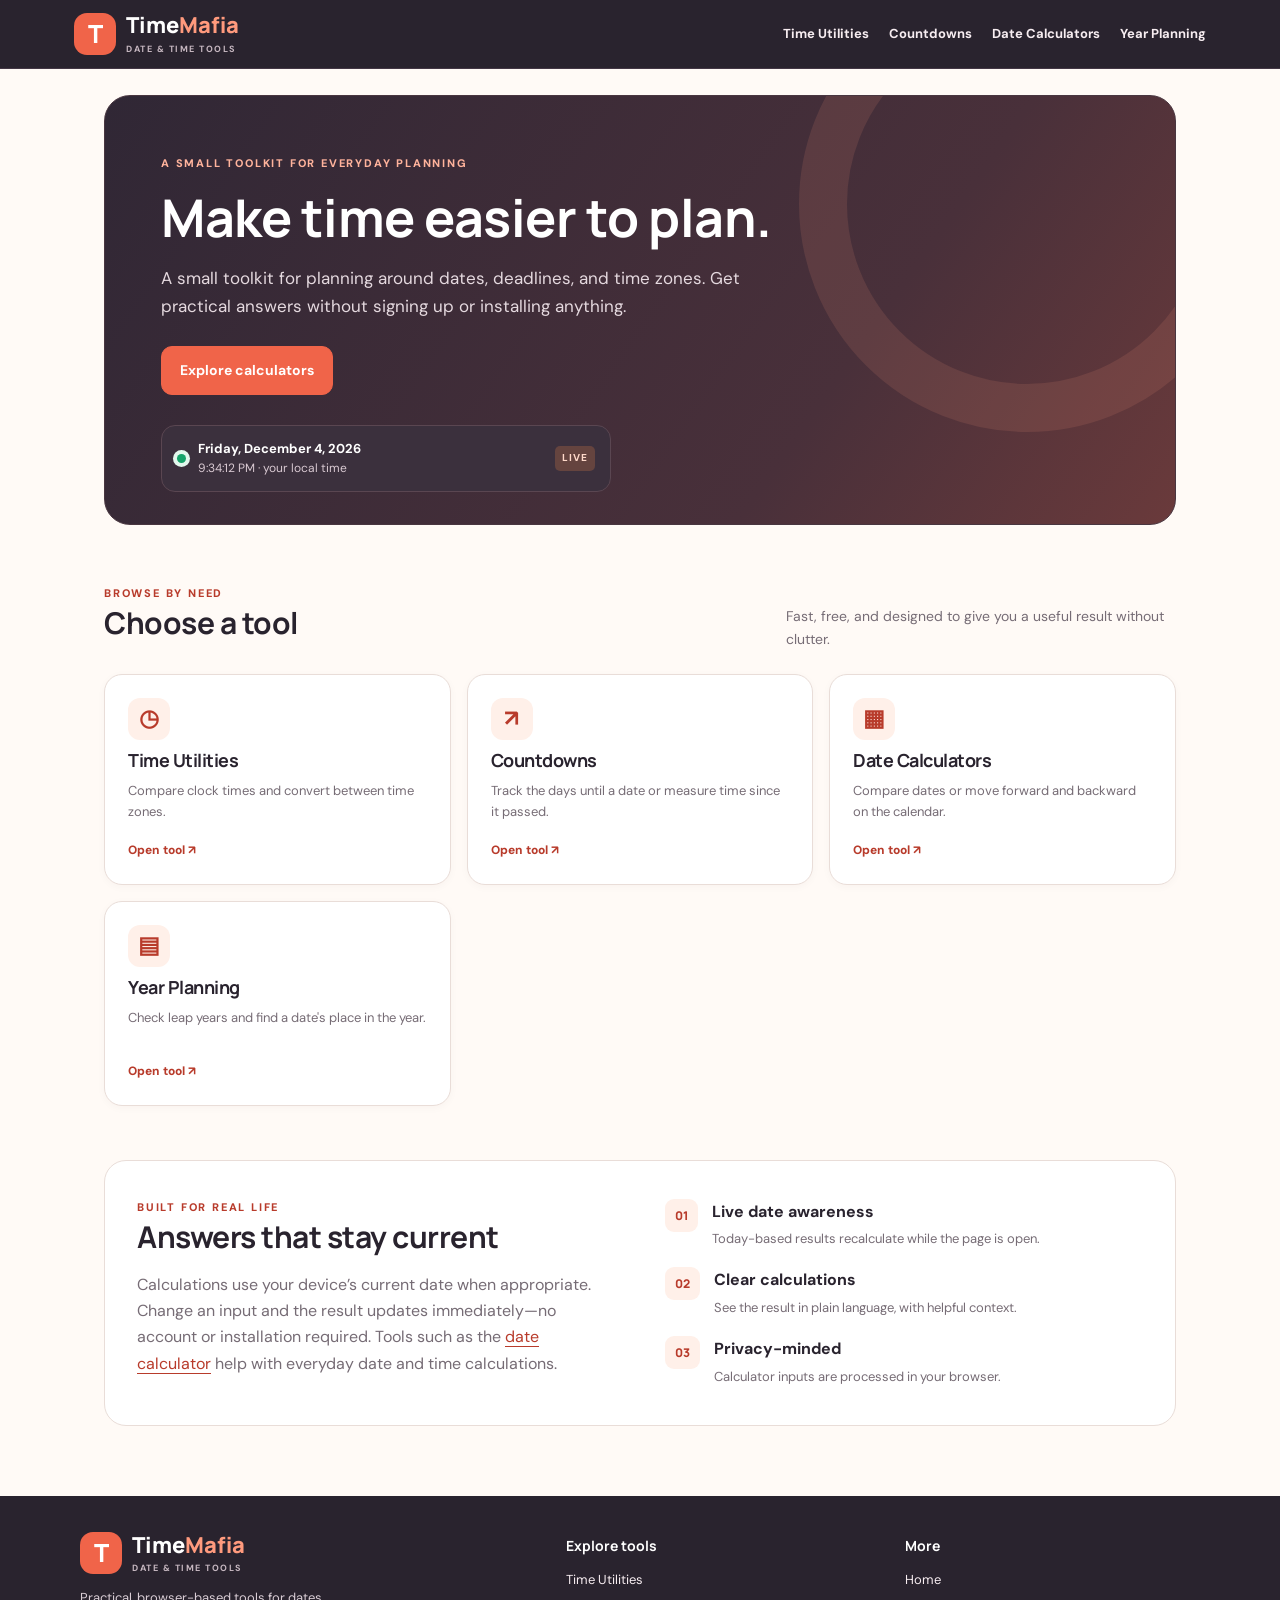
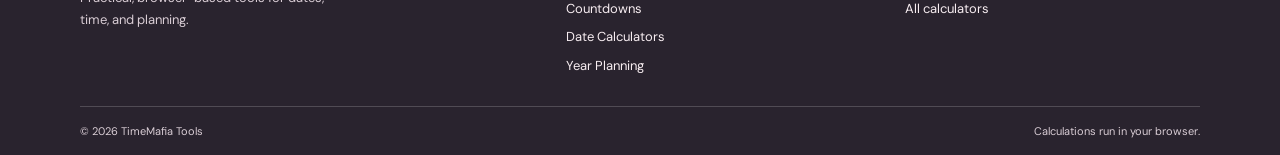
<file: index.html>
<!doctype html><html lang="en"><head><meta name="google-site-verification" content="gy004nhmxaHKfNEamDd9f57mS8zyjx4mej8r3e6CCos" /><meta charset="utf-8"><meta name="viewport" content="width=device-width, initial-scale=1"><meta name="description" content="A practical set of date and time tools for countdowns, calendar calculations, and time-zone planning."><meta name="theme-color" content="#29232E"><title>TimeMafia — Date & Time Tools | TimeMafia</title><link rel="stylesheet" href="assets/style.css"></head><body><a class="skip-link" href="#main">Skip to content</a><header class="site-header"><div class="header-inner"><a class="brand" href="index.html" aria-label="TimeMafia home"><span class="brand-mark">T</span><span>Time<span class="brand-accent">Mafia</span><small>DATE & TIME TOOLS</small></span></a><button class="menu-toggle" id="menuToggle" aria-expanded="false" aria-controls="mainNav">Menu ☰</button><nav id="mainNav" class="main-nav"><a href="time-utilities/">Time Utilities</a><a href="countdowns/">Countdowns</a><a href="date-calculators/">Date Calculators</a><a href="year-planning/">Year Planning</a></nav></div></header><main id="main" class="container"><section class="hero"><div class="eyebrow">A SMALL TOOLKIT FOR EVERYDAY PLANNING</div><h1>Make time easier to plan.</h1><p>A small toolkit for planning around dates, deadlines, and time zones. Get practical answers without signing up or installing anything.</p><div class="hero-actions"><a class="button primary" href="date-calculators/">Explore calculators</a></div><div class="live-strip"><span class="live-dot"></span><div><strong id="todayLabel">Today</strong><small id="liveClock">Updating live in your local time</small></div><span class="live-badge">LIVE</span></div></section><section class="section"><div class="section-heading"><div><span class="eyebrow">BROWSE BY NEED</span><h2>Choose a tool</h2></div><p>Fast, free, and designed to give you a useful result without clutter.</p></div><div class="card-grid"><a class="tool-card" href="time-utilities/"><span class="card-icon">◷</span><h3>Time Utilities</h3><p>Compare clock times and convert between time zones.</p><span class="card-arrow">Open tool ↗</span></a><a class="tool-card" href="countdowns/"><span class="card-icon">↗</span><h3>Countdowns</h3><p>Track the days until a date or measure time since it passed.</p><span class="card-arrow">Open tool ↗</span></a><a class="tool-card" href="date-calculators/"><span class="card-icon">▦</span><h3>Date Calculators</h3><p>Compare dates or move forward and backward on the calendar.</p><span class="card-arrow">Open tool ↗</span></a><a class="tool-card" href="year-planning/"><span class="card-icon">▤</span><h3>Year Planning</h3><p>Check leap years and find a date's place in the year.</p><span class="card-arrow">Open tool ↗</span></a></div></section><section class="section split-section"><div><span class="eyebrow">BUILT FOR REAL LIFE</span><h2>Answers that stay current</h2><p>
  Calculations use your device’s current date when appropriate. Change an input and the result updates immediately—no account or installation required. Tools such as the <a href="https://calcdate.live/">date calculator</a> help with everyday date and time calculations.
</p></div><div class="feature-list"><div><b>01</b><span><strong>Live date awareness</strong><small>Today-based results recalculate while the page is open.</small></span></div><div><b>02</b><span><strong>Clear calculations</strong><small>See the result in plain language, with helpful context.</small></span></div><div><b>03</b><span><strong>Privacy-minded</strong><small>Calculator inputs are processed in your browser.</small></span></div></div></section></main><footer class="site-footer"><div class="footer-inner"><div class="footer-brand"><a class="brand footer-logo" href="index.html"><span class="brand-mark">T</span><span>Time<span class="brand-accent">Mafia</span><small>DATE & TIME TOOLS</small></span></a><p>Practical, browser-based tools for dates, time, and planning.</p></div><div class="footer-links"><h2>Explore tools</h2><a href="time-utilities/">Time Utilities</a><a href="countdowns/">Countdowns</a><a href="date-calculators/">Date Calculators</a><a href="year-planning/">Year Planning</a></div><div class="footer-links"><h2>More</h2><a href="index.html">Home</a><a href="date-calculators/">All calculators</a></div></div><div class="footer-bottom"><span>© <span id="footerYear"></span> TimeMafia Tools</span><span>Calculations run in your browser.</span></div></footer><script src="assets/app.js" defer></script></body></html>
</file>
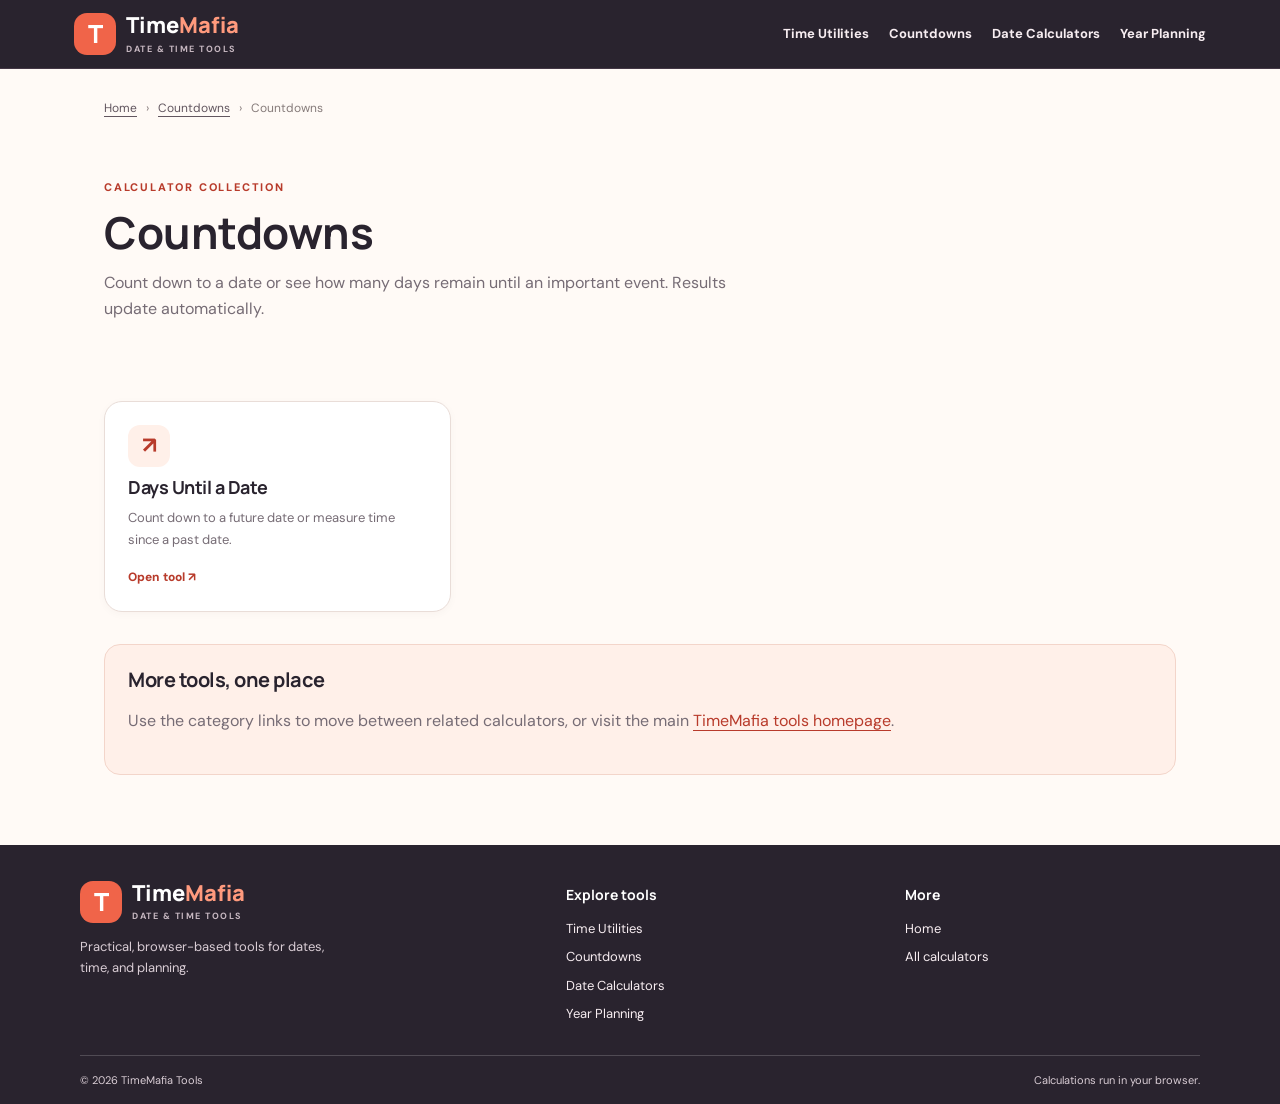
<file: countdowns/index.html>
<!doctype html><html lang="en"><head><meta charset="utf-8"><meta name="viewport" content="width=device-width, initial-scale=1"><meta name="description" content="Count down to a date or see how many days remain until an important event. Results update automatically."><meta name="theme-color" content="#29232E"><title>Countdowns | TimeMafia</title><link rel="stylesheet" href="../assets/style.css"></head><body><a class="skip-link" href="#main">Skip to content</a><header class="site-header"><div class="header-inner"><a class="brand" href="../index.html" aria-label="TimeMafia home"><span class="brand-mark">T</span><span>Time<span class="brand-accent">Mafia</span><small>DATE & TIME TOOLS</small></span></a><button class="menu-toggle" id="menuToggle" aria-expanded="false" aria-controls="mainNav">Menu ☰</button><nav id="mainNav" class="main-nav"><a href="../time-utilities/">Time Utilities</a><a href="../countdowns/">Countdowns</a><a href="../date-calculators/">Date Calculators</a><a href="../year-planning/">Year Planning</a></nav></div></header><main id="main" class="container"><div class="breadcrumbs"><a href="../index.html">Home</a> <span>›</span> <a href="">Countdowns</a> <span>›</span> <span>Countdowns</span></div><section class="page-intro"><div class="eyebrow">CALCULATOR COLLECTION</div><h1>Countdowns</h1><p>Count down to a date or see how many days remain until an important event. Results update automatically.</p></section><section class="section"><div class="card-grid"><a class="tool-card" href="days-until-date.html"><span class="card-icon">↗</span><h3>Days Until a Date</h3><p>Count down to a future date or measure time since a past date.</p><span class="card-arrow">Open tool ↗</span></a></div></section><section class="note-panel"><h2>More tools, one place</h2><p>Use the category links to move between related calculators, or visit the main <a href="../index.html">TimeMafia tools homepage</a>.</p></section></main><footer class="site-footer"><div class="footer-inner"><div class="footer-brand"><a class="brand footer-logo" href="../index.html"><span class="brand-mark">T</span><span>Time<span class="brand-accent">Mafia</span><small>DATE & TIME TOOLS</small></span></a><p>Practical, browser-based tools for dates, time, and planning.</p></div><div class="footer-links"><h2>Explore tools</h2><a href="../time-utilities/">Time Utilities</a><a href="../countdowns/">Countdowns</a><a href="../date-calculators/">Date Calculators</a><a href="../year-planning/">Year Planning</a></div><div class="footer-links"><h2>More</h2><a href="../index.html">Home</a><a href="../date-calculators/">All calculators</a></div></div><div class="footer-bottom"><span>© <span id="footerYear"></span> TimeMafia Tools</span><span>Calculations run in your browser.</span></div></footer><script src="../assets/app.js" defer></script></body></html>
</file>
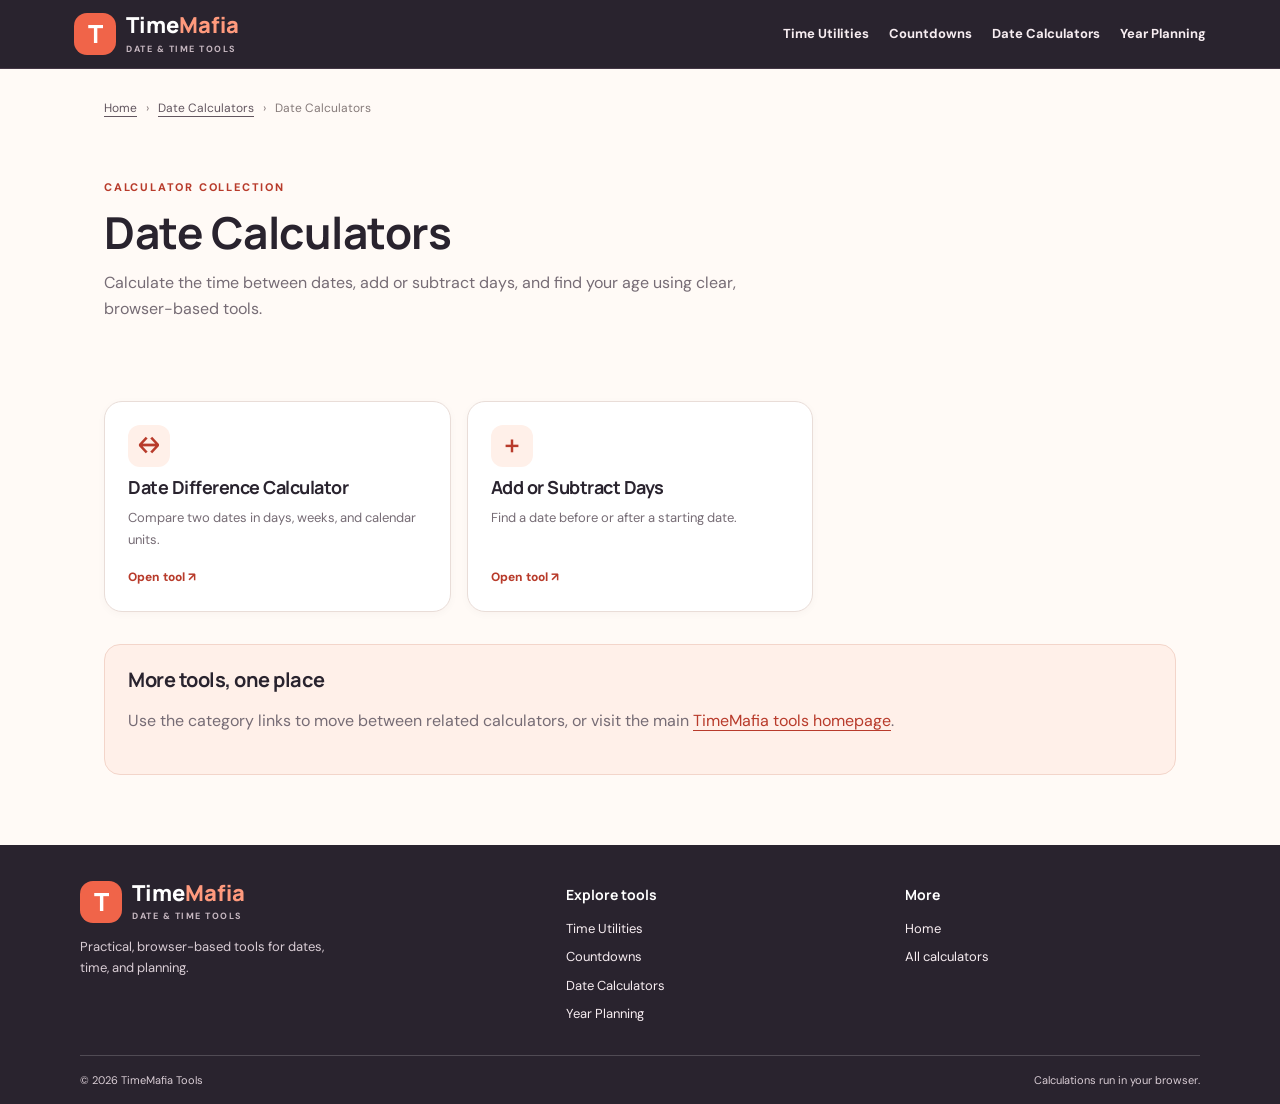
<file: date-calculators/index.html>
<!doctype html><html lang="en"><head><meta charset="utf-8"><meta name="viewport" content="width=device-width, initial-scale=1"><meta name="description" content="Calculate the time between dates, add or subtract days, and find your age using clear, browser-based tools."><meta name="theme-color" content="#29232E"><title>Date Calculators | TimeMafia</title><link rel="stylesheet" href="../assets/style.css"></head><body><a class="skip-link" href="#main">Skip to content</a><header class="site-header"><div class="header-inner"><a class="brand" href="../index.html" aria-label="TimeMafia home"><span class="brand-mark">T</span><span>Time<span class="brand-accent">Mafia</span><small>DATE & TIME TOOLS</small></span></a><button class="menu-toggle" id="menuToggle" aria-expanded="false" aria-controls="mainNav">Menu ☰</button><nav id="mainNav" class="main-nav"><a href="../time-utilities/">Time Utilities</a><a href="../countdowns/">Countdowns</a><a href="../date-calculators/">Date Calculators</a><a href="../year-planning/">Year Planning</a></nav></div></header><main id="main" class="container"><div class="breadcrumbs"><a href="../index.html">Home</a> <span>›</span> <a href="">Date Calculators</a> <span>›</span> <span>Date Calculators</span></div><section class="page-intro"><div class="eyebrow">CALCULATOR COLLECTION</div><h1>Date Calculators</h1><p>Calculate the time between dates, add or subtract days, and find your age using clear, browser-based tools.</p></section><section class="section"><div class="card-grid"><a class="tool-card" href="date-difference.html"><span class="card-icon">↔</span><h3>Date Difference Calculator</h3><p>Compare two dates in days, weeks, and calendar units.</p><span class="card-arrow">Open tool ↗</span></a><a class="tool-card" href="add-subtract-days.html"><span class="card-icon">＋</span><h3>Add or Subtract Days</h3><p>Find a date before or after a starting date.</p><span class="card-arrow">Open tool ↗</span></a></div></section><section class="note-panel"><h2>More tools, one place</h2><p>Use the category links to move between related calculators, or visit the main <a href="../index.html">TimeMafia tools homepage</a>.</p></section></main><footer class="site-footer"><div class="footer-inner"><div class="footer-brand"><a class="brand footer-logo" href="../index.html"><span class="brand-mark">T</span><span>Time<span class="brand-accent">Mafia</span><small>DATE & TIME TOOLS</small></span></a><p>Practical, browser-based tools for dates, time, and planning.</p></div><div class="footer-links"><h2>Explore tools</h2><a href="../time-utilities/">Time Utilities</a><a href="../countdowns/">Countdowns</a><a href="../date-calculators/">Date Calculators</a><a href="../year-planning/">Year Planning</a></div><div class="footer-links"><h2>More</h2><a href="../index.html">Home</a><a href="">All calculators</a></div></div><div class="footer-bottom"><span>© <span id="footerYear"></span> TimeMafia Tools</span><span>Calculations run in your browser.</span></div></footer><script src="../assets/app.js" defer></script></body></html>
</file>
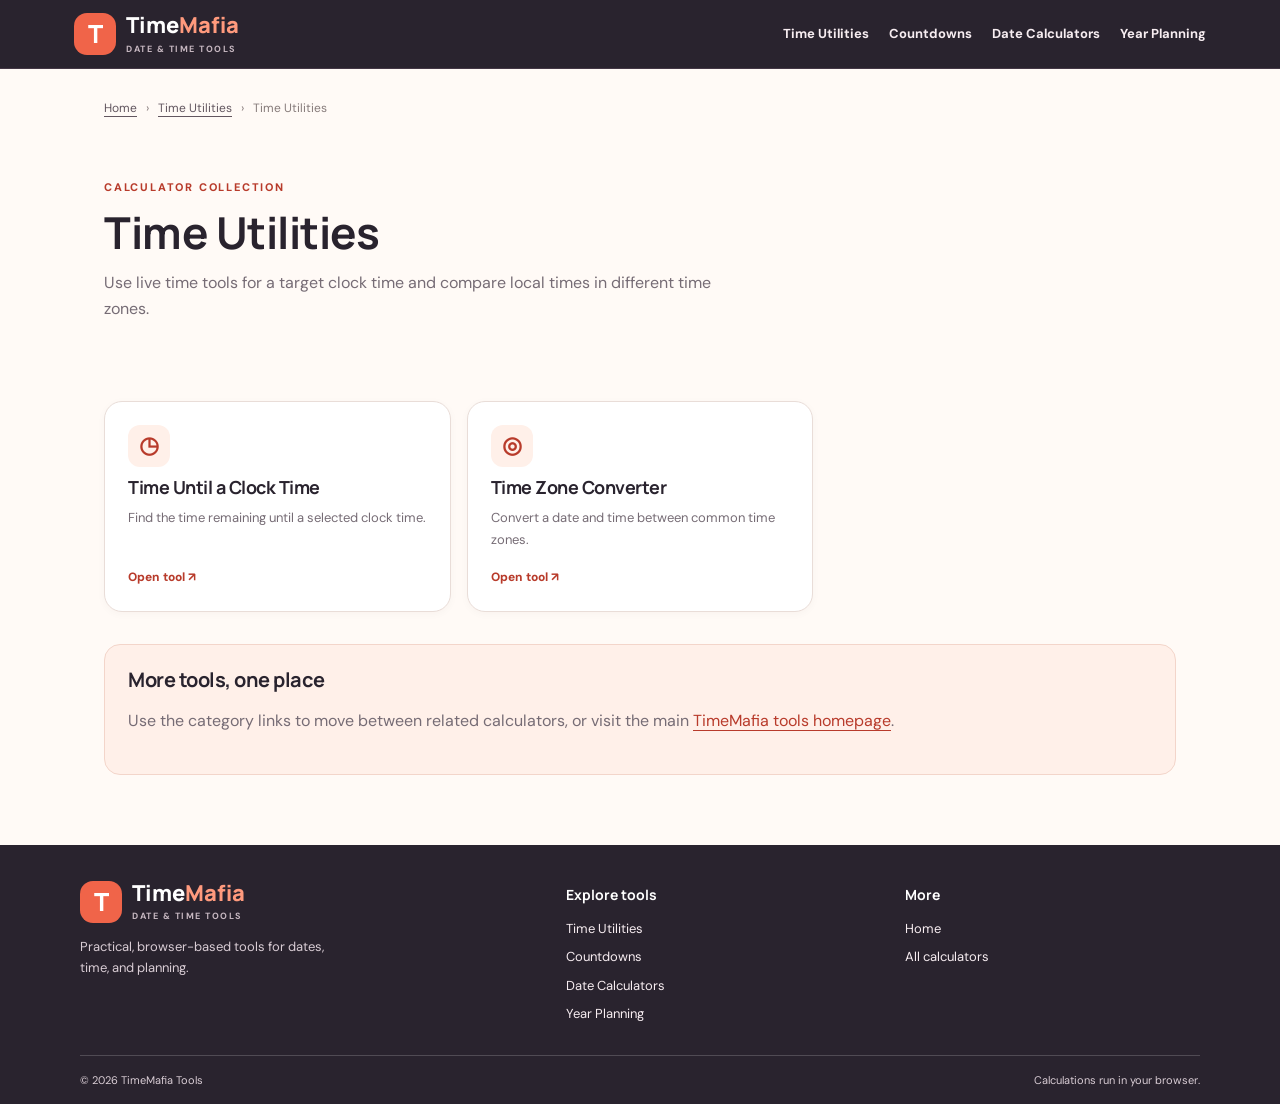
<file: time-utilities/index.html>
<!doctype html><html lang="en"><head><meta charset="utf-8"><meta name="viewport" content="width=device-width, initial-scale=1"><meta name="description" content="Use live time tools for a target clock time and compare local times in different time zones."><meta name="theme-color" content="#29232E"><title>Time Utilities | TimeMafia</title><link rel="stylesheet" href="../assets/style.css"></head><body><a class="skip-link" href="#main">Skip to content</a><header class="site-header"><div class="header-inner"><a class="brand" href="../index.html" aria-label="TimeMafia home"><span class="brand-mark">T</span><span>Time<span class="brand-accent">Mafia</span><small>DATE & TIME TOOLS</small></span></a><button class="menu-toggle" id="menuToggle" aria-expanded="false" aria-controls="mainNav">Menu ☰</button><nav id="mainNav" class="main-nav"><a href="../time-utilities/">Time Utilities</a><a href="../countdowns/">Countdowns</a><a href="../date-calculators/">Date Calculators</a><a href="../year-planning/">Year Planning</a></nav></div></header><main id="main" class="container"><div class="breadcrumbs"><a href="../index.html">Home</a> <span>›</span> <a href="">Time Utilities</a> <span>›</span> <span>Time Utilities</span></div><section class="page-intro"><div class="eyebrow">CALCULATOR COLLECTION</div><h1>Time Utilities</h1><p>Use live time tools for a target clock time and compare local times in different time zones.</p></section><section class="section"><div class="card-grid"><a class="tool-card" href="time-until-clock-time.html"><span class="card-icon">◷</span><h3>Time Until a Clock Time</h3><p>Find the time remaining until a selected clock time.</p><span class="card-arrow">Open tool ↗</span></a><a class="tool-card" href="time-zone-converter.html"><span class="card-icon">◎</span><h3>Time Zone Converter</h3><p>Convert a date and time between common time zones.</p><span class="card-arrow">Open tool ↗</span></a></div></section><section class="note-panel"><h2>More tools, one place</h2><p>Use the category links to move between related calculators, or visit the main <a href="../index.html">TimeMafia tools homepage</a>.</p></section></main><footer class="site-footer"><div class="footer-inner"><div class="footer-brand"><a class="brand footer-logo" href="../index.html"><span class="brand-mark">T</span><span>Time<span class="brand-accent">Mafia</span><small>DATE & TIME TOOLS</small></span></a><p>Practical, browser-based tools for dates, time, and planning.</p></div><div class="footer-links"><h2>Explore tools</h2><a href="../time-utilities/">Time Utilities</a><a href="../countdowns/">Countdowns</a><a href="../date-calculators/">Date Calculators</a><a href="../year-planning/">Year Planning</a></div><div class="footer-links"><h2>More</h2><a href="../index.html">Home</a><a href="../date-calculators/">All calculators</a></div></div><div class="footer-bottom"><span>© <span id="footerYear"></span> TimeMafia Tools</span><span>Calculations run in your browser.</span></div></footer><script src="../assets/app.js" defer></script></body></html>
</file>
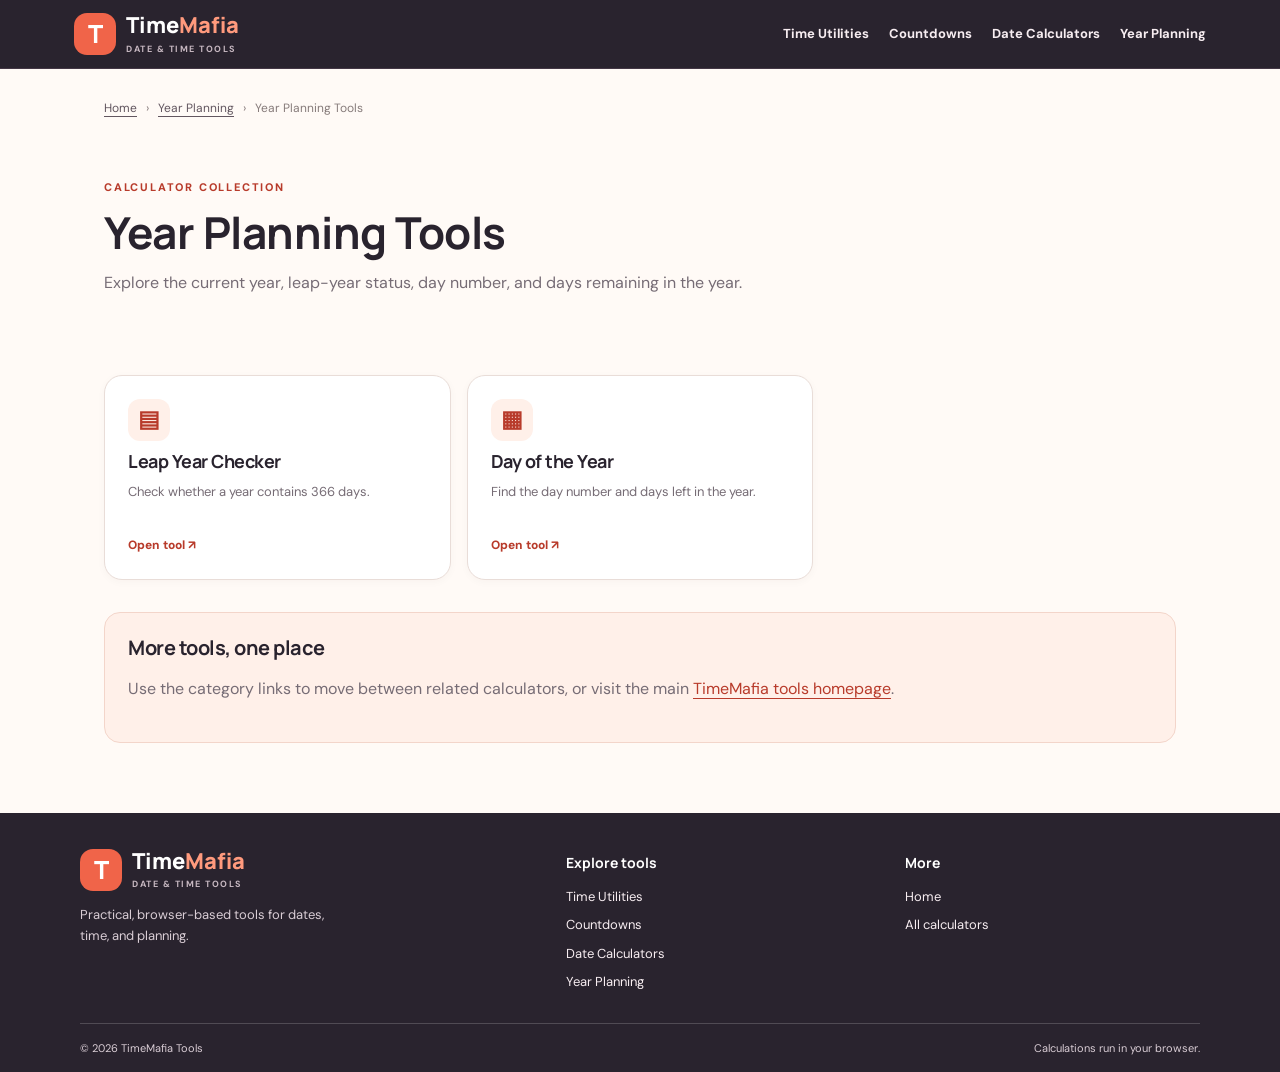
<file: year-planning/index.html>
<!doctype html><html lang="en"><head><meta charset="utf-8"><meta name="viewport" content="width=device-width, initial-scale=1"><meta name="description" content="Explore the current year, leap-year status, day number, and days remaining in the year."><meta name="theme-color" content="#29232E"><title>Year Planning Tools | TimeMafia</title><link rel="stylesheet" href="../assets/style.css"></head><body><a class="skip-link" href="#main">Skip to content</a><header class="site-header"><div class="header-inner"><a class="brand" href="../index.html" aria-label="TimeMafia home"><span class="brand-mark">T</span><span>Time<span class="brand-accent">Mafia</span><small>DATE & TIME TOOLS</small></span></a><button class="menu-toggle" id="menuToggle" aria-expanded="false" aria-controls="mainNav">Menu ☰</button><nav id="mainNav" class="main-nav"><a href="../time-utilities/">Time Utilities</a><a href="../countdowns/">Countdowns</a><a href="../date-calculators/">Date Calculators</a><a href="../year-planning/">Year Planning</a></nav></div></header><main id="main" class="container"><div class="breadcrumbs"><a href="../index.html">Home</a> <span>›</span> <a href="">Year Planning</a> <span>›</span> <span>Year Planning Tools</span></div><section class="page-intro"><div class="eyebrow">CALCULATOR COLLECTION</div><h1>Year Planning Tools</h1><p>Explore the current year, leap-year status, day number, and days remaining in the year.</p></section><section class="section"><div class="card-grid"><a class="tool-card" href="leap-year-checker.html"><span class="card-icon">▤</span><h3>Leap Year Checker</h3><p>Check whether a year contains 366 days.</p><span class="card-arrow">Open tool ↗</span></a><a class="tool-card" href="day-of-year.html"><span class="card-icon">▦</span><h3>Day of the Year</h3><p>Find the day number and days left in the year.</p><span class="card-arrow">Open tool ↗</span></a></div></section><section class="note-panel"><h2>More tools, one place</h2><p>Use the category links to move between related calculators, or visit the main <a href="../index.html">TimeMafia tools homepage</a>.</p></section></main><footer class="site-footer"><div class="footer-inner"><div class="footer-brand"><a class="brand footer-logo" href="../index.html"><span class="brand-mark">T</span><span>Time<span class="brand-accent">Mafia</span><small>DATE & TIME TOOLS</small></span></a><p>Practical, browser-based tools for dates, time, and planning.</p></div><div class="footer-links"><h2>Explore tools</h2><a href="../time-utilities/">Time Utilities</a><a href="../countdowns/">Countdowns</a><a href="../date-calculators/">Date Calculators</a><a href="../year-planning/">Year Planning</a></div><div class="footer-links"><h2>More</h2><a href="../index.html">Home</a><a href="../date-calculators/">All calculators</a></div></div><div class="footer-bottom"><span>© <span id="footerYear"></span> TimeMafia Tools</span><span>Calculations run in your browser.</span></div></footer><script src="../assets/app.js" defer></script></body></html>
</file>
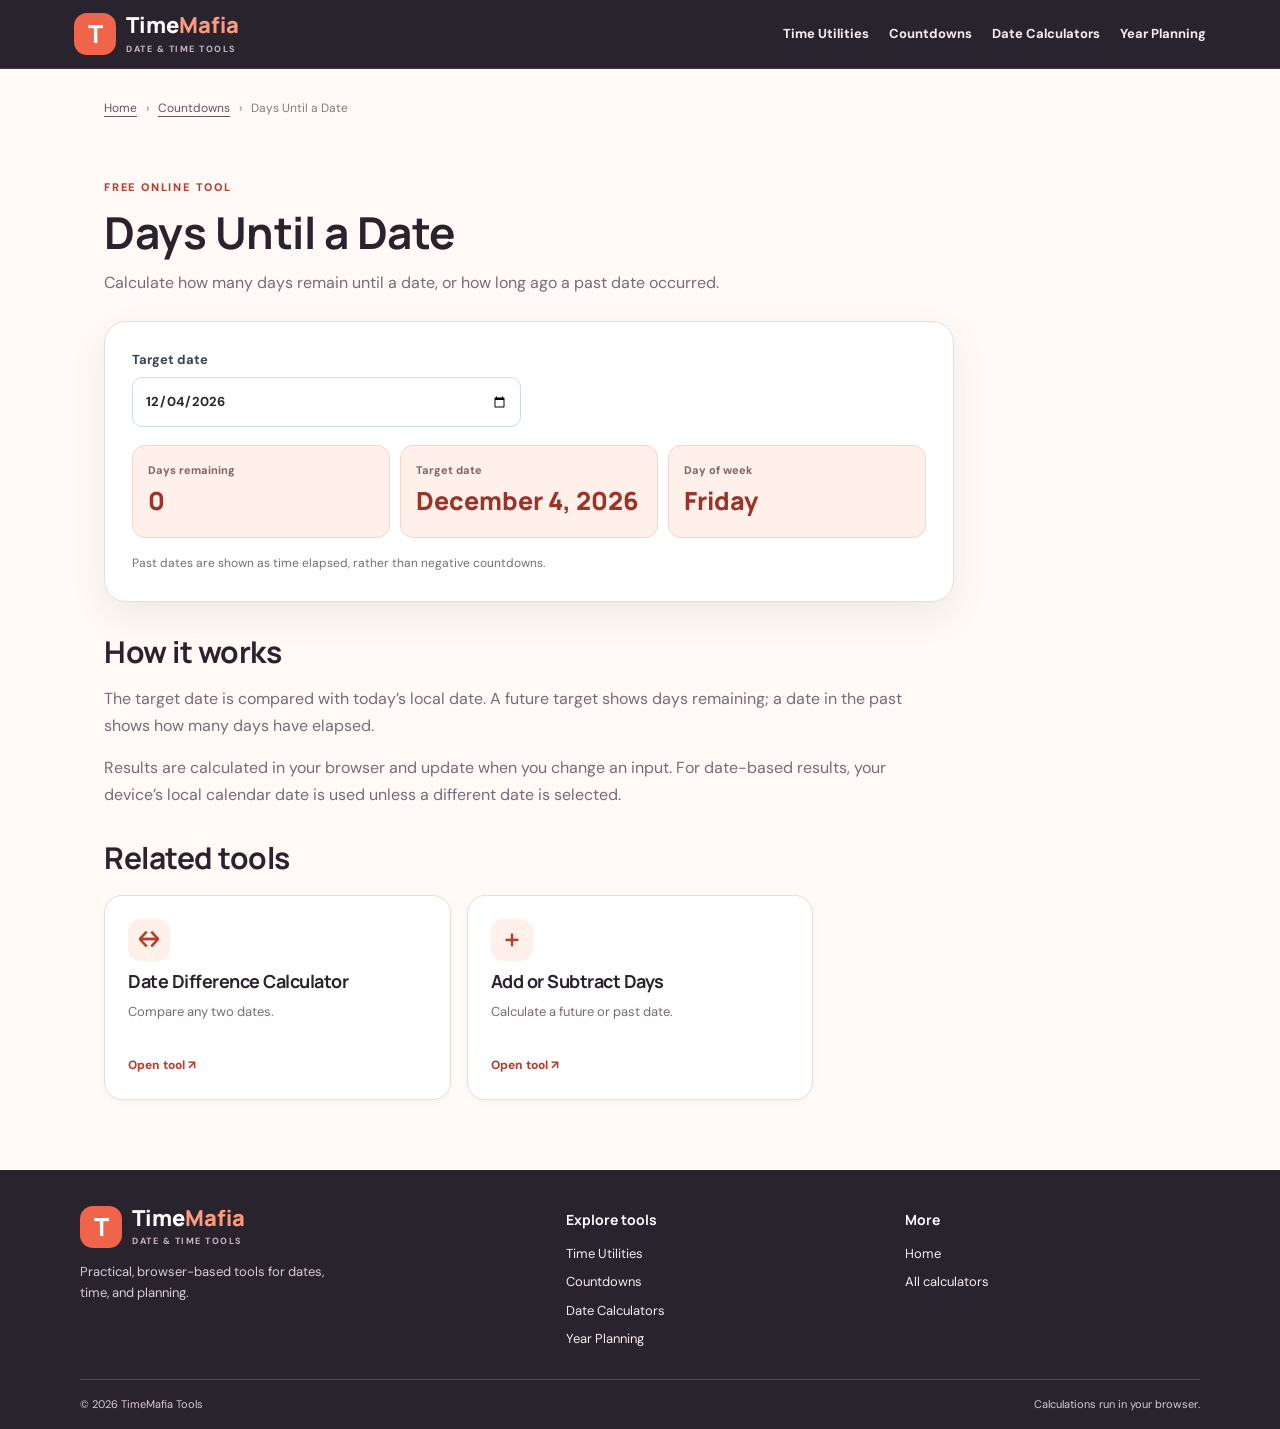
<file: countdowns/days-until-date.html>
<!doctype html><html lang="en"><head><meta charset="utf-8"><meta name="viewport" content="width=device-width, initial-scale=1"><meta name="description" content="Calculate how many days remain until a date, or how long ago a past date occurred."><meta name="theme-color" content="#29232E"><title>Days Until a Date | TimeMafia</title><link rel="stylesheet" href="../assets/style.css"></head><body><a class="skip-link" href="#main">Skip to content</a><header class="site-header"><div class="header-inner"><a class="brand" href="../index.html" aria-label="TimeMafia home"><span class="brand-mark">T</span><span>Time<span class="brand-accent">Mafia</span><small>DATE & TIME TOOLS</small></span></a><button class="menu-toggle" id="menuToggle" aria-expanded="false" aria-controls="mainNav">Menu ☰</button><nav id="mainNav" class="main-nav"><a href="../time-utilities/">Time Utilities</a><a href="../countdowns/">Countdowns</a><a href="../date-calculators/">Date Calculators</a><a href="../year-planning/">Year Planning</a></nav></div></header><main id="main" class="container"><div class="breadcrumbs"><a href="../index.html">Home</a> <span>›</span> <a href="">Countdowns</a> <span>›</span> <span>Days Until a Date</span></div><section class="page-intro"><div class="eyebrow">FREE ONLINE TOOL</div><h1>Days Until a Date</h1><p>Calculate how many days remain until a date, or how long ago a past date occurred.</p></section><section class="calculator-section"><div class="calculator-panel"><div class="field-row"><label>Target date<input type="date" id="targetDate"></label></div><div class="result-grid" id="countdownResult" aria-live="polite"></div><p class="hint">Past dates are shown as time elapsed, rather than negative countdowns.</p></div></section><section class="explain"><h2>How it works</h2><p>The target date is compared with today’s local date. A future target shows days remaining; a date in the past shows how many days have elapsed.</p><p>Results are calculated in your browser and update when you change an input. For date-based results, your device’s local calendar date is used unless a different date is selected.</p></section><section class="related"><h2>Related tools</h2><div class="card-grid"><a class="tool-card" href="../date-calculators/date-difference.html"><span class="card-icon">↔</span><h3>Date Difference Calculator</h3><p>Compare any two dates.</p><span class="card-arrow">Open tool ↗</span></a><a class="tool-card" href="../date-calculators/add-subtract-days.html"><span class="card-icon">＋</span><h3>Add or Subtract Days</h3><p>Calculate a future or past date.</p><span class="card-arrow">Open tool ↗</span></a></div></section></main><footer class="site-footer"><div class="footer-inner"><div class="footer-brand"><a class="brand footer-logo" href="../index.html"><span class="brand-mark">T</span><span>Time<span class="brand-accent">Mafia</span><small>DATE & TIME TOOLS</small></span></a><p>Practical, browser-based tools for dates, time, and planning.</p></div><div class="footer-links"><h2>Explore tools</h2><a href="../time-utilities/">Time Utilities</a><a href="../countdowns/">Countdowns</a><a href="../date-calculators/">Date Calculators</a><a href="../year-planning/">Year Planning</a></div><div class="footer-links"><h2>More</h2><a href="../index.html">Home</a><a href="../date-calculators/">All calculators</a></div></div><div class="footer-bottom"><span>© <span id="footerYear"></span> TimeMafia Tools</span><span>Calculations run in your browser.</span></div></footer><script src="../assets/app.js" defer></script></body></html>
</file>
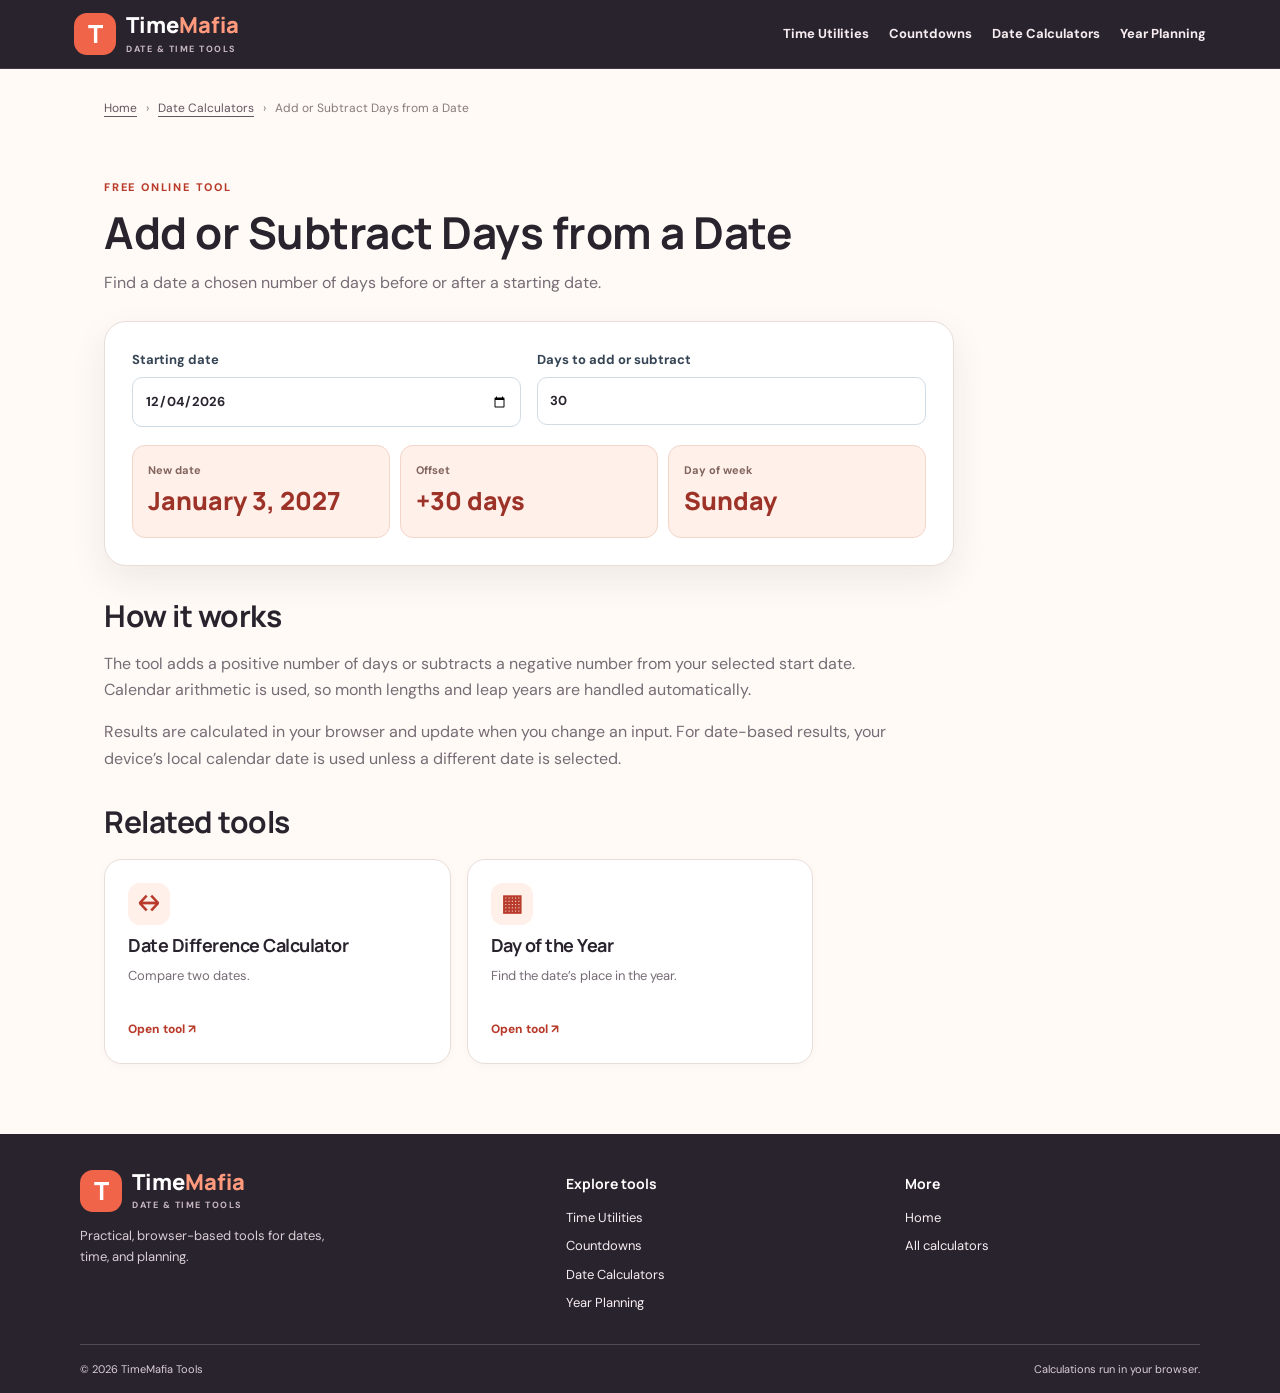
<file: date-calculators/add-subtract-days.html>
<!doctype html><html lang="en"><head><meta charset="utf-8"><meta name="viewport" content="width=device-width, initial-scale=1"><meta name="description" content="Find a date a chosen number of days before or after a starting date."><meta name="theme-color" content="#29232E"><title>Add or Subtract Days from a Date | TimeMafia</title><link rel="stylesheet" href="../assets/style.css"></head><body><a class="skip-link" href="#main">Skip to content</a><header class="site-header"><div class="header-inner"><a class="brand" href="../index.html" aria-label="TimeMafia home"><span class="brand-mark">T</span><span>Time<span class="brand-accent">Mafia</span><small>DATE & TIME TOOLS</small></span></a><button class="menu-toggle" id="menuToggle" aria-expanded="false" aria-controls="mainNav">Menu ☰</button><nav id="mainNav" class="main-nav"><a href="../time-utilities/">Time Utilities</a><a href="../countdowns/">Countdowns</a><a href="../date-calculators/">Date Calculators</a><a href="../year-planning/">Year Planning</a></nav></div></header><main id="main" class="container"><div class="breadcrumbs"><a href="../index.html">Home</a> <span>›</span> <a href="">Date Calculators</a> <span>›</span> <span>Add or Subtract Days from a Date</span></div><section class="page-intro"><div class="eyebrow">FREE ONLINE TOOL</div><h1>Add or Subtract Days from a Date</h1><p>Find a date a chosen number of days before or after a starting date.</p></section><section class="calculator-section"><div class="calculator-panel"><div class="field-row"><label>Starting date<input type="date" id="baseDate"></label><label>Days to add or subtract<input type="number" id="dayOffset" value="30" step="1"></label></div><div class="result-grid" id="addDaysResult" aria-live="polite"></div></div></section><section class="explain"><h2>How it works</h2><p>The tool adds a positive number of days or subtracts a negative number from your selected start date. Calendar arithmetic is used, so month lengths and leap years are handled automatically.</p><p>Results are calculated in your browser and update when you change an input. For date-based results, your device’s local calendar date is used unless a different date is selected.</p></section><section class="related"><h2>Related tools</h2><div class="card-grid"><a class="tool-card" href="date-difference.html"><span class="card-icon">↔</span><h3>Date Difference Calculator</h3><p>Compare two dates.</p><span class="card-arrow">Open tool ↗</span></a><a class="tool-card" href="../year-planning/day-of-year.html"><span class="card-icon">▦</span><h3>Day of the Year</h3><p>Find the date’s place in the year.</p><span class="card-arrow">Open tool ↗</span></a></div></section></main><footer class="site-footer"><div class="footer-inner"><div class="footer-brand"><a class="brand footer-logo" href="../index.html"><span class="brand-mark">T</span><span>Time<span class="brand-accent">Mafia</span><small>DATE & TIME TOOLS</small></span></a><p>Practical, browser-based tools for dates, time, and planning.</p></div><div class="footer-links"><h2>Explore tools</h2><a href="../time-utilities/">Time Utilities</a><a href="../countdowns/">Countdowns</a><a href="../date-calculators/">Date Calculators</a><a href="../year-planning/">Year Planning</a></div><div class="footer-links"><h2>More</h2><a href="../index.html">Home</a><a href="">All calculators</a></div></div><div class="footer-bottom"><span>© <span id="footerYear"></span> TimeMafia Tools</span><span>Calculations run in your browser.</span></div></footer><script src="../assets/app.js" defer></script></body></html>
</file>
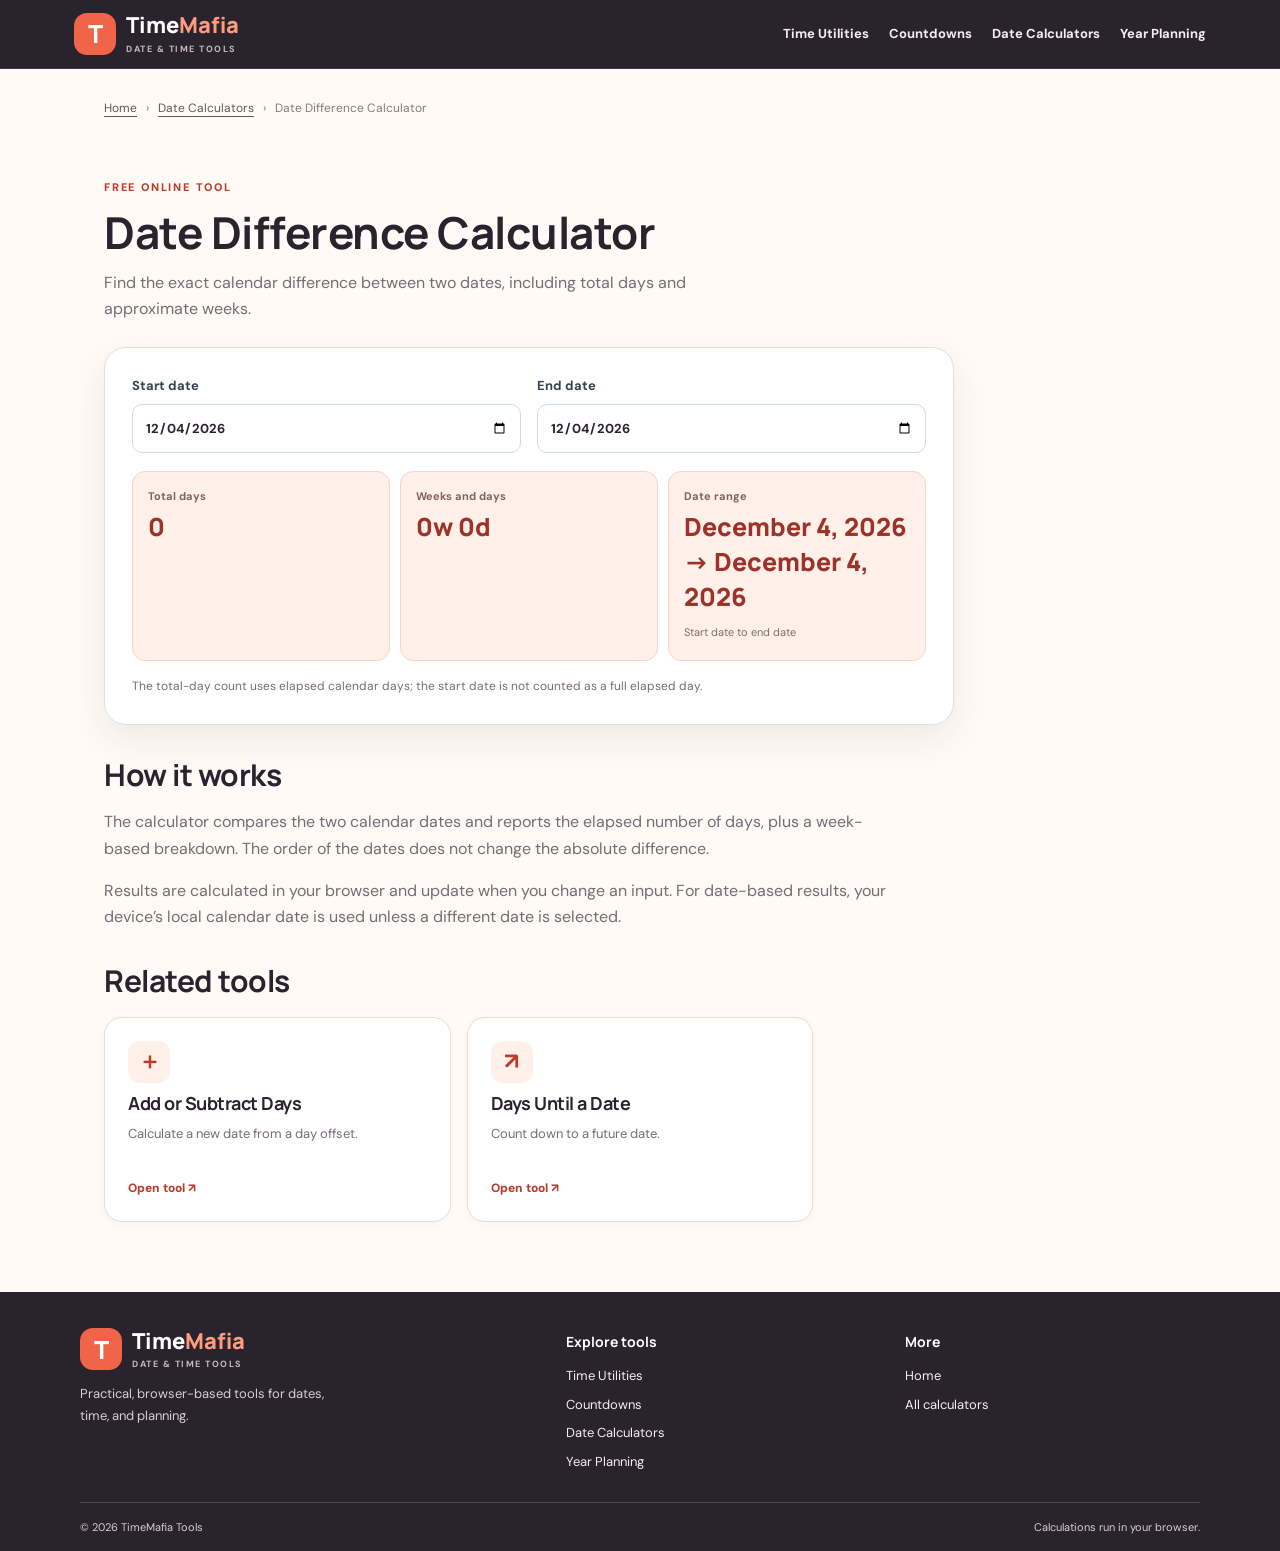
<file: date-calculators/date-difference.html>
<!doctype html><html lang="en"><head><meta charset="utf-8"><meta name="viewport" content="width=device-width, initial-scale=1"><meta name="description" content="Find the exact calendar difference between two dates, including total days and approximate weeks."><meta name="theme-color" content="#29232E"><title>Date Difference Calculator | TimeMafia</title><link rel="stylesheet" href="../assets/style.css"></head><body><a class="skip-link" href="#main">Skip to content</a><header class="site-header"><div class="header-inner"><a class="brand" href="../index.html" aria-label="TimeMafia home"><span class="brand-mark">T</span><span>Time<span class="brand-accent">Mafia</span><small>DATE & TIME TOOLS</small></span></a><button class="menu-toggle" id="menuToggle" aria-expanded="false" aria-controls="mainNav">Menu ☰</button><nav id="mainNav" class="main-nav"><a href="../time-utilities/">Time Utilities</a><a href="../countdowns/">Countdowns</a><a href="../date-calculators/">Date Calculators</a><a href="../year-planning/">Year Planning</a></nav></div></header><main id="main" class="container"><div class="breadcrumbs"><a href="../index.html">Home</a> <span>›</span> <a href="">Date Calculators</a> <span>›</span> <span>Date Difference Calculator</span></div><section class="page-intro"><div class="eyebrow">FREE ONLINE TOOL</div><h1>Date Difference Calculator</h1><p>Find the exact calendar difference between two dates, including total days and approximate weeks.</p></section><section class="calculator-section"><div class="calculator-panel"><div class="field-row"><label>Start date<input type="date" id="startDate"></label><label>End date<input type="date" id="endDate"></label></div><div class="result-grid" id="differenceResult" aria-live="polite"></div><p class="hint">The total-day count uses elapsed calendar days; the start date is not counted as a full elapsed day.</p></div></section><section class="explain"><h2>How it works</h2><p>The calculator compares the two calendar dates and reports the elapsed number of days, plus a week-based breakdown. The order of the dates does not change the absolute difference.</p><p>Results are calculated in your browser and update when you change an input. For date-based results, your device’s local calendar date is used unless a different date is selected.</p></section><section class="related"><h2>Related tools</h2><div class="card-grid"><a class="tool-card" href="add-subtract-days.html"><span class="card-icon">＋</span><h3>Add or Subtract Days</h3><p>Calculate a new date from a day offset.</p><span class="card-arrow">Open tool ↗</span></a><a class="tool-card" href="../countdowns/days-until-date.html"><span class="card-icon">↗</span><h3>Days Until a Date</h3><p>Count down to a future date.</p><span class="card-arrow">Open tool ↗</span></a></div></section></main><footer class="site-footer"><div class="footer-inner"><div class="footer-brand"><a class="brand footer-logo" href="../index.html"><span class="brand-mark">T</span><span>Time<span class="brand-accent">Mafia</span><small>DATE & TIME TOOLS</small></span></a><p>Practical, browser-based tools for dates, time, and planning.</p></div><div class="footer-links"><h2>Explore tools</h2><a href="../time-utilities/">Time Utilities</a><a href="../countdowns/">Countdowns</a><a href="../date-calculators/">Date Calculators</a><a href="../year-planning/">Year Planning</a></div><div class="footer-links"><h2>More</h2><a href="../index.html">Home</a><a href="">All calculators</a></div></div><div class="footer-bottom"><span>© <span id="footerYear"></span> TimeMafia Tools</span><span>Calculations run in your browser.</span></div></footer><script src="../assets/app.js" defer></script></body></html>
</file>
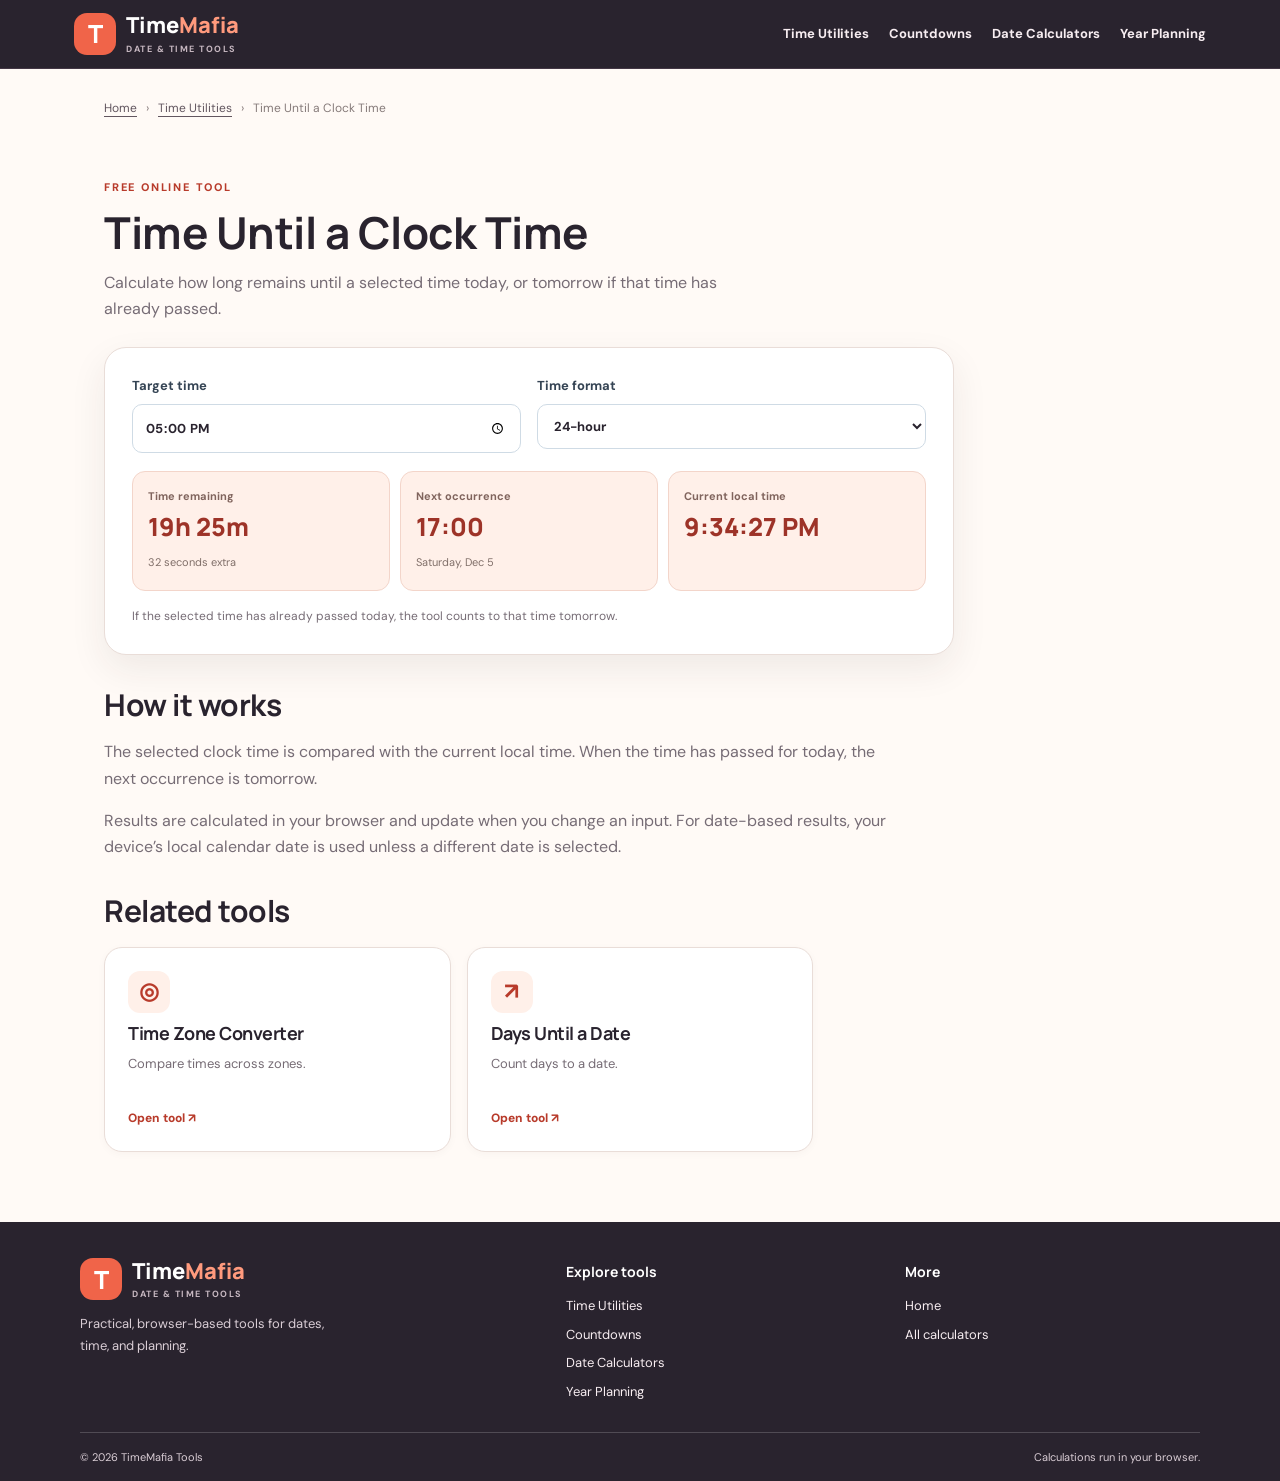
<file: time-utilities/time-until-clock-time.html>
<!doctype html><html lang="en"><head><meta charset="utf-8"><meta name="viewport" content="width=device-width, initial-scale=1"><meta name="description" content="Calculate how long remains until a selected time today, or tomorrow if that time has already passed."><meta name="theme-color" content="#29232E"><title>Time Until a Clock Time | TimeMafia</title><link rel="stylesheet" href="../assets/style.css"></head><body><a class="skip-link" href="#main">Skip to content</a><header class="site-header"><div class="header-inner"><a class="brand" href="../index.html" aria-label="TimeMafia home"><span class="brand-mark">T</span><span>Time<span class="brand-accent">Mafia</span><small>DATE & TIME TOOLS</small></span></a><button class="menu-toggle" id="menuToggle" aria-expanded="false" aria-controls="mainNav">Menu ☰</button><nav id="mainNav" class="main-nav"><a href="../time-utilities/">Time Utilities</a><a href="../countdowns/">Countdowns</a><a href="../date-calculators/">Date Calculators</a><a href="../year-planning/">Year Planning</a></nav></div></header><main id="main" class="container"><div class="breadcrumbs"><a href="../index.html">Home</a> <span>›</span> <a href="">Time Utilities</a> <span>›</span> <span>Time Until a Clock Time</span></div><section class="page-intro"><div class="eyebrow">FREE ONLINE TOOL</div><h1>Time Until a Clock Time</h1><p>Calculate how long remains until a selected time today, or tomorrow if that time has already passed.</p></section><section class="calculator-section"><div class="calculator-panel"><div class="field-row"><label>Target time<input type="time" id="targetTime" value="17:00"></label><label>Time format<select id="clockFormat"><option value="24">24-hour</option><option value="12">12-hour</option></select></label></div><div class="result-grid" id="clockResult" aria-live="polite"></div><p class="hint">If the selected time has already passed today, the tool counts to that time tomorrow.</p></div></section><section class="explain"><h2>How it works</h2><p>The selected clock time is compared with the current local time. When the time has passed for today, the next occurrence is tomorrow.</p><p>Results are calculated in your browser and update when you change an input. For date-based results, your device’s local calendar date is used unless a different date is selected.</p></section><section class="related"><h2>Related tools</h2><div class="card-grid"><a class="tool-card" href="time-zone-converter.html"><span class="card-icon">◎</span><h3>Time Zone Converter</h3><p>Compare times across zones.</p><span class="card-arrow">Open tool ↗</span></a><a class="tool-card" href="../countdowns/days-until-date.html"><span class="card-icon">↗</span><h3>Days Until a Date</h3><p>Count days to a date.</p><span class="card-arrow">Open tool ↗</span></a></div></section></main><footer class="site-footer"><div class="footer-inner"><div class="footer-brand"><a class="brand footer-logo" href="../index.html"><span class="brand-mark">T</span><span>Time<span class="brand-accent">Mafia</span><small>DATE & TIME TOOLS</small></span></a><p>Practical, browser-based tools for dates, time, and planning.</p></div><div class="footer-links"><h2>Explore tools</h2><a href="../time-utilities/">Time Utilities</a><a href="../countdowns/">Countdowns</a><a href="../date-calculators/">Date Calculators</a><a href="../year-planning/">Year Planning</a></div><div class="footer-links"><h2>More</h2><a href="../index.html">Home</a><a href="../date-calculators/">All calculators</a></div></div><div class="footer-bottom"><span>© <span id="footerYear"></span> TimeMafia Tools</span><span>Calculations run in your browser.</span></div></footer><script src="../assets/app.js" defer></script></body></html>
</file>
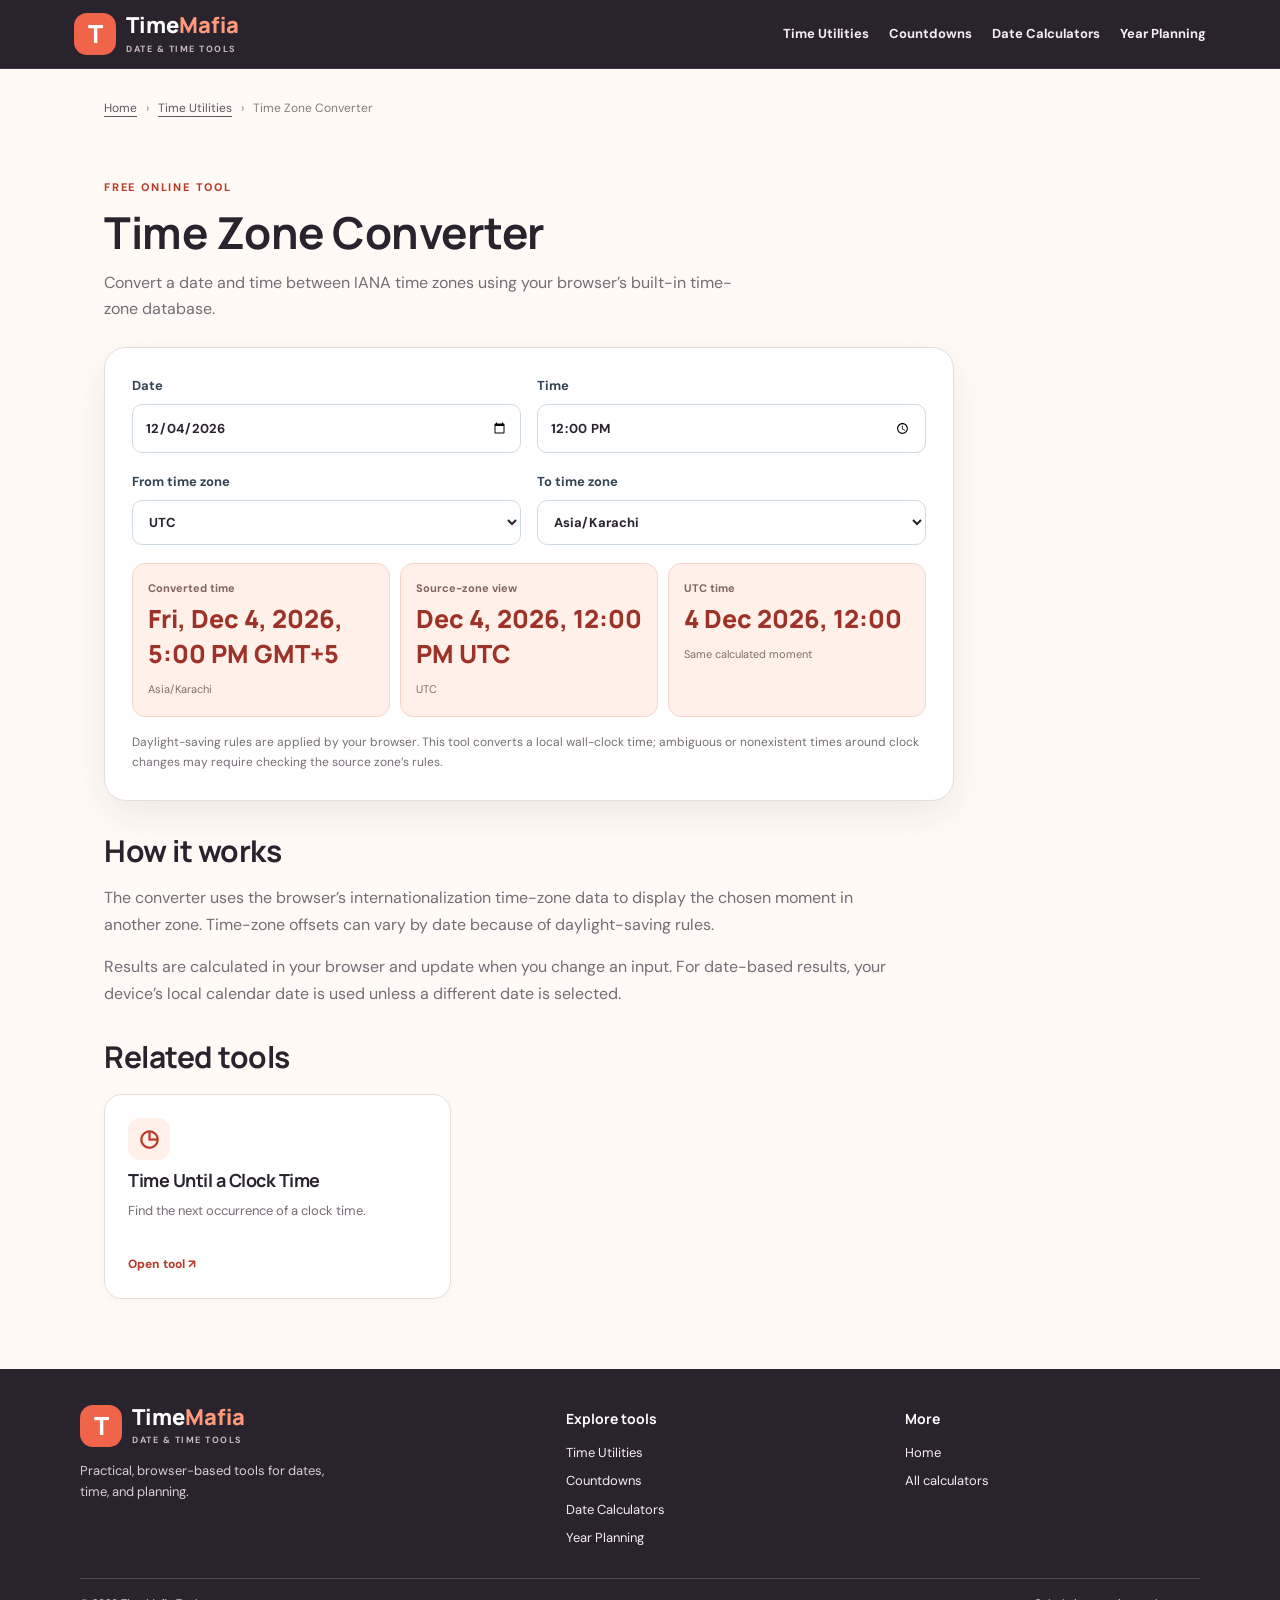
<file: time-utilities/time-zone-converter.html>
<!doctype html><html lang="en"><head><meta charset="utf-8"><meta name="viewport" content="width=device-width, initial-scale=1"><meta name="description" content="Convert a date and time between IANA time zones using your browser’s built-in time-zone database."><meta name="theme-color" content="#29232E"><title>Time Zone Converter | TimeMafia</title><link rel="stylesheet" href="../assets/style.css"></head><body><a class="skip-link" href="#main">Skip to content</a><header class="site-header"><div class="header-inner"><a class="brand" href="../index.html" aria-label="TimeMafia home"><span class="brand-mark">T</span><span>Time<span class="brand-accent">Mafia</span><small>DATE & TIME TOOLS</small></span></a><button class="menu-toggle" id="menuToggle" aria-expanded="false" aria-controls="mainNav">Menu ☰</button><nav id="mainNav" class="main-nav"><a href="../time-utilities/">Time Utilities</a><a href="../countdowns/">Countdowns</a><a href="../date-calculators/">Date Calculators</a><a href="../year-planning/">Year Planning</a></nav></div></header><main id="main" class="container"><div class="breadcrumbs"><a href="../index.html">Home</a> <span>›</span> <a href="">Time Utilities</a> <span>›</span> <span>Time Zone Converter</span></div><section class="page-intro"><div class="eyebrow">FREE ONLINE TOOL</div><h1>Time Zone Converter</h1><p>Convert a date and time between IANA time zones using your browser’s built-in time-zone database.</p></section><section class="calculator-section"><div class="calculator-panel"><div class="field-row"><label>Date<input type="date" id="tzDate"></label><label>Time<input type="time" id="tzTime" value="12:00"></label></div><div class="field-row"><label>From time zone<select id="tzFrom"><option>UTC</option><option>America/New_York</option><option>America/Los_Angeles</option><option>Europe/London</option><option>Europe/Paris</option><option>Asia/Karachi</option><option>Asia/Kolkata</option><option>Asia/Tokyo</option><option>Australia/Sydney</option></select></label><label>To time zone<select id="tzTo"><option>Asia/Karachi</option><option>UTC</option><option>America/New_York</option><option>America/Los_Angeles</option><option>Europe/London</option><option>Europe/Paris</option><option>Asia/Kolkata</option><option>Asia/Tokyo</option><option>Australia/Sydney</option></select></label></div><div class="result-grid" id="timezoneResult" aria-live="polite"></div><p class="hint">Daylight-saving rules are applied by your browser. This tool converts a local wall-clock time; ambiguous or nonexistent times around clock changes may require checking the source zone’s rules.</p></div></section><section class="explain"><h2>How it works</h2><p>The converter uses the browser’s internationalization time-zone data to display the chosen moment in another zone. Time-zone offsets can vary by date because of daylight-saving rules.</p><p>Results are calculated in your browser and update when you change an input. For date-based results, your device’s local calendar date is used unless a different date is selected.</p></section><section class="related"><h2>Related tools</h2><div class="card-grid"><a class="tool-card" href="time-until-clock-time.html"><span class="card-icon">◷</span><h3>Time Until a Clock Time</h3><p>Find the next occurrence of a clock time.</p><span class="card-arrow">Open tool ↗</span></a></div></section></main><footer class="site-footer"><div class="footer-inner"><div class="footer-brand"><a class="brand footer-logo" href="../index.html"><span class="brand-mark">T</span><span>Time<span class="brand-accent">Mafia</span><small>DATE & TIME TOOLS</small></span></a><p>Practical, browser-based tools for dates, time, and planning.</p></div><div class="footer-links"><h2>Explore tools</h2><a href="../time-utilities/">Time Utilities</a><a href="../countdowns/">Countdowns</a><a href="../date-calculators/">Date Calculators</a><a href="../year-planning/">Year Planning</a></div><div class="footer-links"><h2>More</h2><a href="../index.html">Home</a><a href="../date-calculators/">All calculators</a></div></div><div class="footer-bottom"><span>© <span id="footerYear"></span> TimeMafia Tools</span><span>Calculations run in your browser.</span></div></footer><script src="../assets/app.js" defer></script></body></html>
</file>
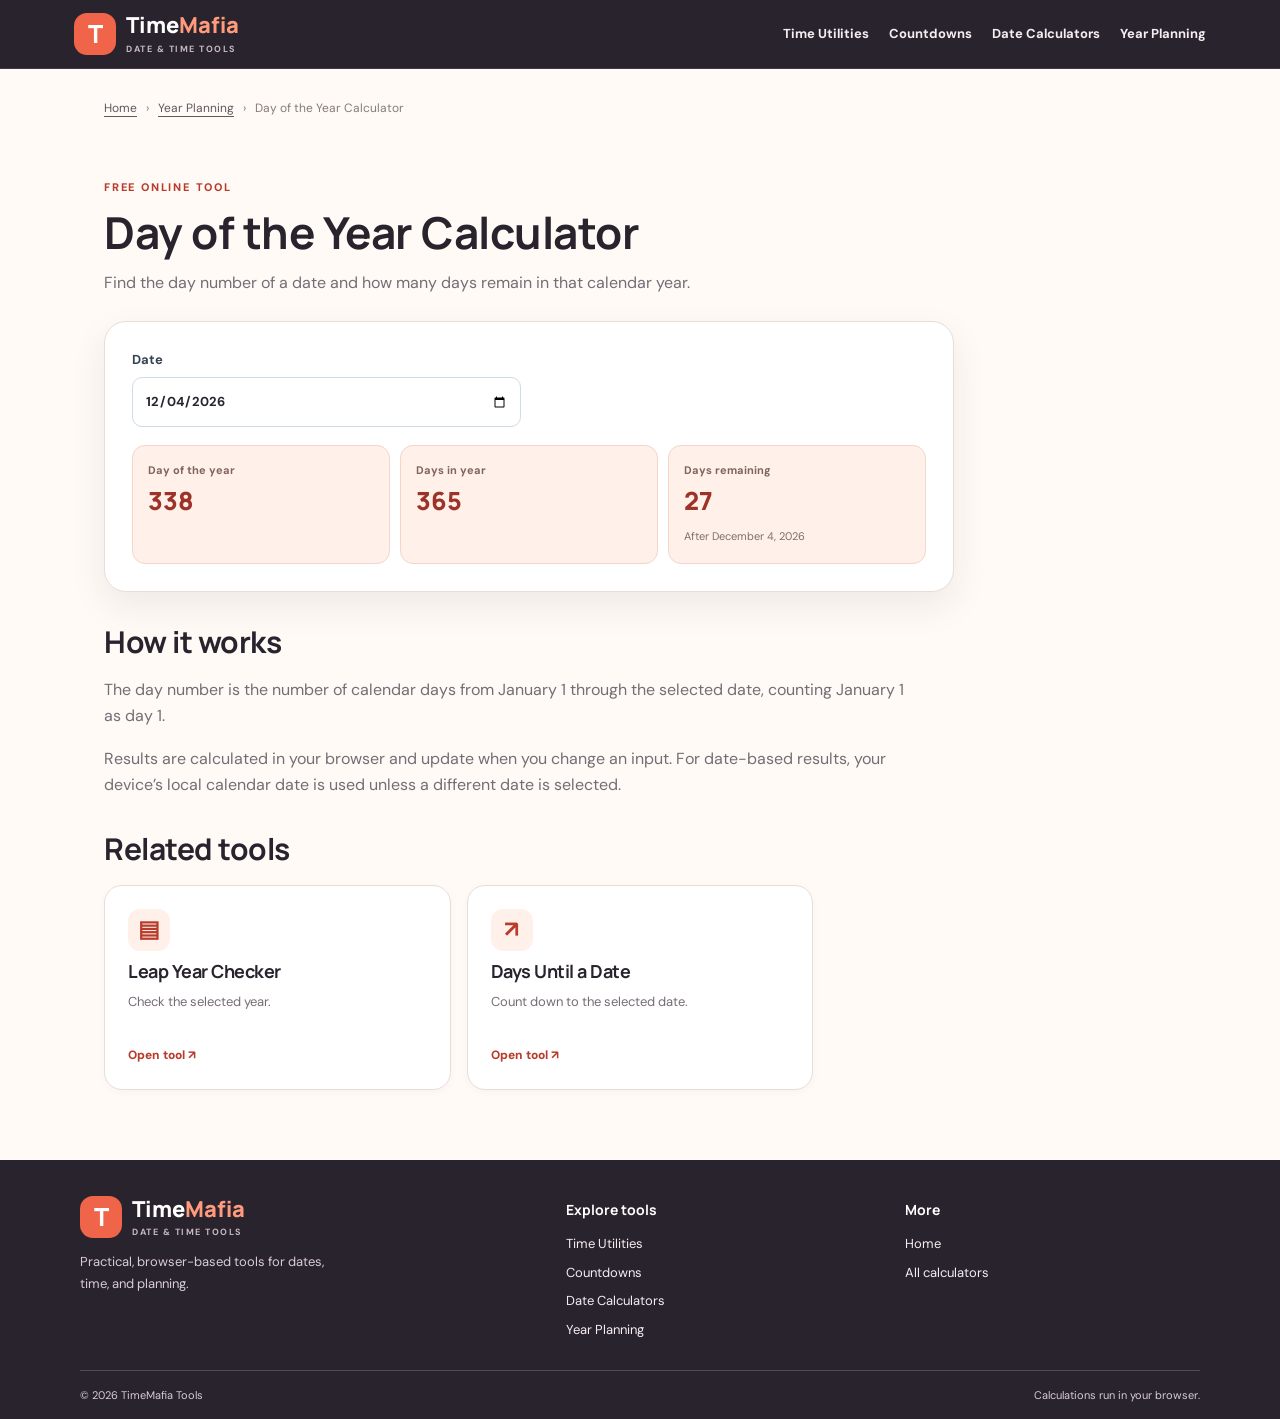
<file: year-planning/day-of-year.html>
<!doctype html><html lang="en"><head><meta charset="utf-8"><meta name="viewport" content="width=device-width, initial-scale=1"><meta name="description" content="Find the day number of a date and how many days remain in that calendar year."><meta name="theme-color" content="#29232E"><title>Day of the Year Calculator | TimeMafia</title><link rel="stylesheet" href="../assets/style.css"></head><body><a class="skip-link" href="#main">Skip to content</a><header class="site-header"><div class="header-inner"><a class="brand" href="../index.html" aria-label="TimeMafia home"><span class="brand-mark">T</span><span>Time<span class="brand-accent">Mafia</span><small>DATE & TIME TOOLS</small></span></a><button class="menu-toggle" id="menuToggle" aria-expanded="false" aria-controls="mainNav">Menu ☰</button><nav id="mainNav" class="main-nav"><a href="../time-utilities/">Time Utilities</a><a href="../countdowns/">Countdowns</a><a href="../date-calculators/">Date Calculators</a><a href="../year-planning/">Year Planning</a></nav></div></header><main id="main" class="container"><div class="breadcrumbs"><a href="../index.html">Home</a> <span>›</span> <a href="">Year Planning</a> <span>›</span> <span>Day of the Year Calculator</span></div><section class="page-intro"><div class="eyebrow">FREE ONLINE TOOL</div><h1>Day of the Year Calculator</h1><p>Find the day number of a date and how many days remain in that calendar year.</p></section><section class="calculator-section"><div class="calculator-panel"><div class="field-row"><label>Date<input type="date" id="dayYearDate"></label></div><div class="result-grid" id="dayYearResult" aria-live="polite"></div></div></section><section class="explain"><h2>How it works</h2><p>The day number is the number of calendar days from January 1 through the selected date, counting January 1 as day 1.</p><p>Results are calculated in your browser and update when you change an input. For date-based results, your device’s local calendar date is used unless a different date is selected.</p></section><section class="related"><h2>Related tools</h2><div class="card-grid"><a class="tool-card" href="leap-year-checker.html"><span class="card-icon">▤</span><h3>Leap Year Checker</h3><p>Check the selected year.</p><span class="card-arrow">Open tool ↗</span></a><a class="tool-card" href="../countdowns/days-until-date.html"><span class="card-icon">↗</span><h3>Days Until a Date</h3><p>Count down to the selected date.</p><span class="card-arrow">Open tool ↗</span></a></div></section></main><footer class="site-footer"><div class="footer-inner"><div class="footer-brand"><a class="brand footer-logo" href="../index.html"><span class="brand-mark">T</span><span>Time<span class="brand-accent">Mafia</span><small>DATE & TIME TOOLS</small></span></a><p>Practical, browser-based tools for dates, time, and planning.</p></div><div class="footer-links"><h2>Explore tools</h2><a href="../time-utilities/">Time Utilities</a><a href="../countdowns/">Countdowns</a><a href="../date-calculators/">Date Calculators</a><a href="../year-planning/">Year Planning</a></div><div class="footer-links"><h2>More</h2><a href="../index.html">Home</a><a href="../date-calculators/">All calculators</a></div></div><div class="footer-bottom"><span>© <span id="footerYear"></span> TimeMafia Tools</span><span>Calculations run in your browser.</span></div></footer><script src="../assets/app.js" defer></script></body></html>
</file>
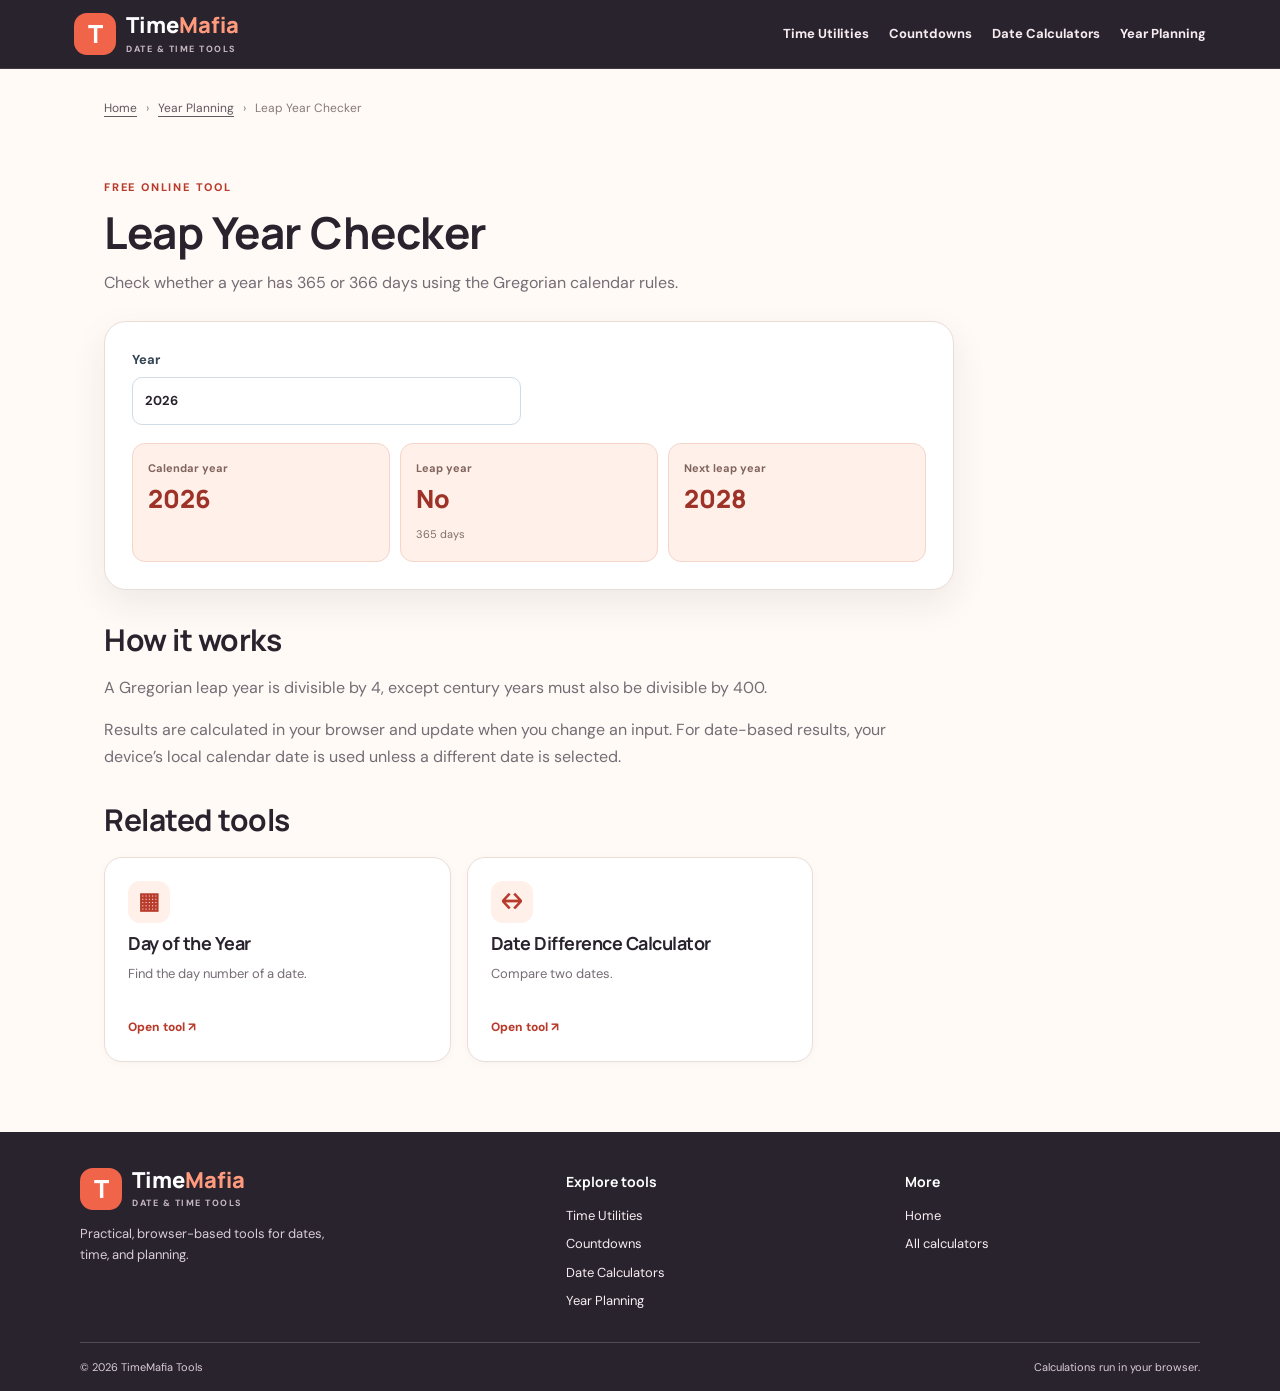
<file: year-planning/leap-year-checker.html>
<!doctype html><html lang="en"><head><meta charset="utf-8"><meta name="viewport" content="width=device-width, initial-scale=1"><meta name="description" content="Check whether a year has 365 or 366 days using the Gregorian calendar rules."><meta name="theme-color" content="#29232E"><title>Leap Year Checker | TimeMafia</title><link rel="stylesheet" href="../assets/style.css"></head><body><a class="skip-link" href="#main">Skip to content</a><header class="site-header"><div class="header-inner"><a class="brand" href="../index.html" aria-label="TimeMafia home"><span class="brand-mark">T</span><span>Time<span class="brand-accent">Mafia</span><small>DATE & TIME TOOLS</small></span></a><button class="menu-toggle" id="menuToggle" aria-expanded="false" aria-controls="mainNav">Menu ☰</button><nav id="mainNav" class="main-nav"><a href="../time-utilities/">Time Utilities</a><a href="../countdowns/">Countdowns</a><a href="../date-calculators/">Date Calculators</a><a href="../year-planning/">Year Planning</a></nav></div></header><main id="main" class="container"><div class="breadcrumbs"><a href="../index.html">Home</a> <span>›</span> <a href="">Year Planning</a> <span>›</span> <span>Leap Year Checker</span></div><section class="page-intro"><div class="eyebrow">FREE ONLINE TOOL</div><h1>Leap Year Checker</h1><p>Check whether a year has 365 or 366 days using the Gregorian calendar rules.</p></section><section class="calculator-section"><div class="calculator-panel"><div class="field-row"><label>Year<input type="number" id="leapYear" min="1" max="9999"></label></div><div class="result-grid" id="leapResult" aria-live="polite"></div></div></section><section class="explain"><h2>How it works</h2><p>A Gregorian leap year is divisible by 4, except century years must also be divisible by 400.</p><p>Results are calculated in your browser and update when you change an input. For date-based results, your device’s local calendar date is used unless a different date is selected.</p></section><section class="related"><h2>Related tools</h2><div class="card-grid"><a class="tool-card" href="day-of-year.html"><span class="card-icon">▦</span><h3>Day of the Year</h3><p>Find the day number of a date.</p><span class="card-arrow">Open tool ↗</span></a><a class="tool-card" href="../date-calculators/date-difference.html"><span class="card-icon">↔</span><h3>Date Difference Calculator</h3><p>Compare two dates.</p><span class="card-arrow">Open tool ↗</span></a></div></section></main><footer class="site-footer"><div class="footer-inner"><div class="footer-brand"><a class="brand footer-logo" href="../index.html"><span class="brand-mark">T</span><span>Time<span class="brand-accent">Mafia</span><small>DATE & TIME TOOLS</small></span></a><p>Practical, browser-based tools for dates, time, and planning.</p></div><div class="footer-links"><h2>Explore tools</h2><a href="../time-utilities/">Time Utilities</a><a href="../countdowns/">Countdowns</a><a href="../date-calculators/">Date Calculators</a><a href="../year-planning/">Year Planning</a></div><div class="footer-links"><h2>More</h2><a href="../index.html">Home</a><a href="../date-calculators/">All calculators</a></div></div><div class="footer-bottom"><span>© <span id="footerYear"></span> TimeMafia Tools</span><span>Calculations run in your browser.</span></div></footer><script src="../assets/app.js" defer></script></body></html>
</file>
<file: assets/style.css>
@import url('https://fonts.googleapis.com/css2?family=DM+Sans:wght@400;500;600;700&family=Manrope:wght@400;500;600;700;800&display=swap');
:root{--blue:#F06449;--blue-dark:#B83B2B;--blue-pale:#FFF0E9;--ink:#29232E;--muted:#766C75;--line:#E9DDD8;--panel:#FFFFFF;--page:#FFFAF6;--shadow:0 14px 36px rgba(55,34,39,.08);--radius:18px}*{box-sizing:border-box}html{scroll-behavior:smooth}body{margin:0;background:var(--page);color:var(--ink);font-family:'DM Sans',Arial,sans-serif;line-height:1.65}a{color:var(--blue-dark);text-underline-offset:4px}a:hover{color:#111;text-decoration:underline}button,input,select{font:inherit}.skip-link{position:absolute;left:-9999px;top:8px;background:#fff;padding:10px;z-index:99}.skip-link:focus{left:8px}.site-header{background:#fff;border-bottom:1px solid var(--line);position:sticky;top:0;z-index:10}.header-inner{max-width:1180px;margin:auto;padding:13px 24px;display:flex;align-items:center;justify-content:space-between;gap:20px}.brand{display:flex;gap:10px;align-items:center;text-decoration:none;color:var(--ink);font:800 22px Manrope,sans-serif;line-height:1.1}.brand:hover{text-decoration:none;color:var(--ink)}.brand-mark{display:grid;place-items:center;width:42px;height:42px;border-radius:13px;background:var(--blue);color:white;font-size:25px}.brand-accent{color:var(--blue-dark)}.brand small{display:block;font:700 9px 'DM Sans',sans-serif;letter-spacing:1.5px;color:#7a8794;margin-top:5px}.main-nav{display:flex;align-items:center;gap:20px}.main-nav a{font-size:13px;font-weight:700;text-decoration:none;color:#394756;white-space:nowrap}.main-nav a:hover,.main-nav a:focus{color:#111;text-decoration:underline;text-decoration-color:var(--blue);text-decoration-thickness:2px}.main-nav .nav-external{color:var(--blue-dark)}.menu-toggle{display:none;background:#fff;border:1px solid var(--line);border-radius:10px;padding:8px 12px}.container{max-width:1120px;margin:auto;padding:26px 24px 70px}.hero{padding:58px 56px 32px;border-radius:26px;background:linear-gradient(120deg,#FFF0E9 0%,#FFF7F2 64%,#fff 100%);border:1px solid #F3D5CA;overflow:hidden;position:relative}.hero:after{content:'';position:absolute;right:-80px;top:-120px;width:360px;height:360px;border:48px solid rgba(240,100,73,.10);border-radius:50%;pointer-events:none}.eyebrow{font-size:11px;font-weight:800;letter-spacing:1.8px;color:var(--blue-dark)}h1,h2,h3{font-family:Manrope,'DM Sans',sans-serif;line-height:1.22;letter-spacing:-.5px}h1{font-size:clamp(34px,5vw,52px);max-width:720px;margin:14px 0}h2{font-size:clamp(23px,3vw,30px);margin:0 0 12px}h3{font-size:18px;margin:10px 0 8px}.hero>p,.page-intro>p{max-width:650px;color:var(--muted);font-size:17px;margin:0 0 24px}.hero-actions{display:flex;gap:12px;flex-wrap:wrap;margin:26px 0 30px}.button{display:inline-flex;align-items:center;justify-content:center;border-radius:11px;padding:12px 18px;text-decoration:none;font-weight:700;font-size:14px}.button:hover{text-decoration:none}.primary{background:var(--blue);color:white;border:1px solid var(--blue)}.primary:hover{background:#111;color:white}.secondary{background:white;color:var(--ink);border:1px solid #E9D8D0}.secondary:hover{background:#111;color:white}.live-strip{display:flex;align-items:center;gap:12px;max-width:450px;background:#fff;border:1px solid #EADBD4;border-radius:14px;padding:12px 15px;position:relative;z-index:1}.live-dot{width:9px;height:9px;background:#16a36a;border-radius:50%;box-shadow:0 0 0 4px #e2f8ed}.live-strip strong,.live-strip small{display:block}.live-strip strong{font-size:13px}.live-strip small{font-size:12px;color:var(--muted)}.live-badge{margin-left:auto;font-size:10px;font-weight:800;letter-spacing:1px;color:#158653;background:#e4f8ed;padding:4px 7px;border-radius:5px}.section{margin-top:54px}.section-heading{display:flex;justify-content:space-between;align-items:end;gap:24px;margin-bottom:20px}.section-heading p{max-width:390px;color:var(--muted);font-size:14px;margin:0 0 3px}.card-grid{display:grid;grid-template-columns:repeat(3,minmax(0,1fr));gap:16px}.tool-card{display:flex;flex-direction:column;align-items:flex-start;background:#fff;border:1px solid var(--line);border-radius:var(--radius);padding:23px;text-decoration:none;color:var(--ink);box-shadow:0 2px 8px rgba(55,34,39,.03);min-height:205px;transition:transform .18s,border-color .18s,box-shadow .18s}.tool-card:hover{color:var(--ink);text-decoration:none;transform:translateY(-3px);border-color:#F2B3A4;box-shadow:var(--shadow)}.card-icon{display:grid;place-items:center;width:42px;height:42px;border-radius:12px;background:var(--blue-pale);color:var(--blue-dark);font-size:23px;font-weight:700}.tool-card p{font-size:13px;color:var(--muted);margin:0 0 18px}.card-arrow{margin-top:auto;color:var(--blue-dark);font-size:12px;font-weight:800}.split-section{display:grid;grid-template-columns:1fr 1fr;gap:50px;align-items:center;padding:32px;background:#fff;border:1px solid var(--line);border-radius:22px}.split-section p{color:var(--muted)}.feature-list{display:grid;gap:18px}.feature-list>div{display:flex;gap:14px}.feature-list b{font:800 12px Manrope;color:var(--blue-dark);background:var(--blue-pale);border-radius:9px;padding:8px 10px;height:max-content}.feature-list strong,.feature-list small{display:block}.feature-list small{color:var(--muted);font-size:13px;margin-top:3px}.breadcrumbs{font-size:12px;color:#867B7A;margin:4px 0 24px;display:flex;gap:9px;flex-wrap:wrap}.breadcrumbs a{color:#62565F}.page-intro{padding:35px 0 25px}.page-intro h1{font-size:clamp(32px,4vw,44px);margin:10px 0}.page-intro>p{font-size:16px;margin-bottom:0}.calculator-section{max-width:850px}.calculator-panel{background:#fff;border:1px solid var(--line);border-radius:22px;padding:27px;box-shadow:var(--shadow)}.field-row{display:grid;grid-template-columns:repeat(2,minmax(0,1fr));gap:16px;margin-bottom:18px}.field-row label{display:flex;flex-direction:column;gap:7px;font-size:13px;font-weight:700;color:#354454}.field-row input,.field-row select{width:100%;min-width:0;border:1px solid #cfdbe5;border-radius:10px;background:#fff;padding:12px;color:var(--ink);outline:none}.field-row input:focus,.field-row select:focus{border-color:var(--blue);box-shadow:0 0 0 3px rgba(240,100,73,.16)}.result-grid{display:grid;grid-template-columns:repeat(3,minmax(0,1fr));gap:10px;margin-top:12px}.result-card{background:var(--blue-pale);border:1px solid #F3D5CA;border-radius:13px;padding:15px;min-width:0}.result-card .result-label{font-size:11px;color:#80645D;font-weight:700;display:block}.result-card strong{display:block;font:800 clamp(18px,2.5vw,25px) Manrope;color:#9D3328;margin:4px 0;overflow-wrap:anywhere}.result-card small{font-size:11px;color:#806F69}.hint{font-size:12px;color:var(--muted);margin:16px 0 0}.explain,.related,.note-panel{margin-top:32px}.explain{max-width:800px}.explain p,.note-panel p{color:var(--muted)}.related h2{margin-bottom:18px}.related .card-grid{grid-template-columns:repeat(3,minmax(0,1fr))}.note-panel{background:#FFF0E9;border:1px solid #F3D5CA;padding:23px;border-radius:16px}.note-panel h2{font-size:20px}.site-footer{background:var(--blue);color:#fff;padding:36px 24px 0}.footer-inner{max-width:1120px;margin:auto;display:grid;grid-template-columns:1.5fr 1fr 1fr;gap:44px;padding-bottom:30px}.footer-logo{color:#fff}.footer-logo:hover{color:#fff}.footer-logo .brand-mark{background:#fff;color:var(--blue-dark)}.footer-logo .brand-accent{color:#fff}.footer-logo small{color:#E8DAD8}.footer-brand p{font-size:13px;color:#FFF0E9;max-width:270px}.footer-website{display:inline-block;color:#fff;font-weight:700;font-size:13px;margin-top:8px}.footer-links{display:flex;flex-direction:column;align-items:flex-start;gap:7px}.footer-links h2{font-size:14px;margin:5px 0 8px;letter-spacing:0}.footer-links a{font-size:13px;color:#fff;text-decoration:none}.footer-links a:hover,.footer-links a:focus{color:#111;text-decoration:underline;text-decoration-color:#fff;text-decoration-thickness:2px}.footer-bottom{max-width:1120px;margin:auto;border-top:1px solid rgba(255,255,255,.18);padding:15px 0;display:flex;justify-content:space-between;gap:15px;font-size:11px;color:#FFF0E9}.empty-state{color:var(--muted)}@media(max-width:900px){.main-nav{gap:12px}.main-nav a{font-size:12px}.header-inner{padding-inline:18px}.card-grid{grid-template-columns:repeat(2,minmax(0,1fr))}.hero{padding:45px 32px 28px}.footer-inner{gap:25px}}@media(max-width:720px){.menu-toggle{display:block}.header-inner{flex-wrap:wrap}.main-nav{display:none;flex-basis:100%;flex-direction:column;align-items:stretch;gap:0;padding:8px 0}.main-nav.open{display:flex}.main-nav a{padding:10px 4px;border-top:1px solid #EDE4E0;font-size:14px}.container{padding:18px 16px 48px}.hero{padding:34px 22px 24px;border-radius:20px}.hero:after{right:-180px}.hero>p,.page-intro>p{font-size:15px}.section{margin-top:40px}.section-heading{display:block}.section-heading p{margin-top:10px}.card-grid,.related .card-grid{grid-template-columns:1fr}.tool-card{min-height:0;padding:20px}.split-section{grid-template-columns:1fr;gap:25px;padding:23px}.field-row{grid-template-columns:1fr;gap:13px}.calculator-panel{padding:18px}.result-grid{grid-template-columns:repeat(2,minmax(0,1fr))}.footer-inner{grid-template-columns:1fr 1fr;gap:28px}.footer-brand{grid-column:1/-1}.footer-bottom{flex-direction:column;gap:5px}.page-intro{padding:25px 0 20px}}@media(max-width:380px){.result-grid{grid-template-columns:1fr}.hero-actions .button{width:100%}.footer-inner{grid-template-columns:1fr}.footer-brand{grid-column:auto}}

/* TimeMafia's independent visual identity: warm paper, coral and aubergine */
.site-header{background:#29232E;border-bottom:1px solid #433745}
.brand{color:#fff}.brand:hover{color:#fff}.brand-accent{color:#FF9A7D}.brand small{color:#C7B8C1}
.main-nav a{color:#F7EDF1}.main-nav a:hover,.main-nav a:focus{color:#fff;text-decoration-color:#FF9A7D}
.menu-toggle{background:#39303D;border-color:#574653;color:#fff}
.hero{background:linear-gradient(125deg,#302735 0%,#49303A 68%,#6A3A3B 100%);border:1px solid #493640;color:#fff}
.hero>p{color:#E5D9DF}.hero .eyebrow{color:#FFB39C}.hero:after{border-color:rgba(255,154,125,.12)}
.live-strip{background:#3B303D;border-color:#5A4651;color:#fff}.live-strip small{color:#D9C9D2}.live-badge{color:#FFD9C9;background:#65443F}
.primary{background:#F06449;border-color:#F06449;color:#fff}.primary:hover{background:#fff;border-color:#fff;color:#29232E}
.secondary{background:rgba(255,255,255,.08);border-color:#76606C;color:#fff}.secondary:hover{background:#fff;color:#29232E}
.site-footer{background:#29232E}.footer-logo .brand-mark{background:#F06449;color:#fff}.footer-logo .brand-accent{color:#FF9A7D}.footer-logo small{color:#C7B8C1}
.footer-brand p,.footer-bottom{color:#D9CDD5}.footer-links a{color:#F7EDF1}.footer-links a:hover,.footer-links a:focus{color:#FFB39C}
.note-panel{background:#FFF0E9;border-color:#F3D5CA}.card-icon{background:#FFF0E9;color:#B83B2B}
@media(max-width:720px){.main-nav a{border-top-color:#493D49}}
</file>
